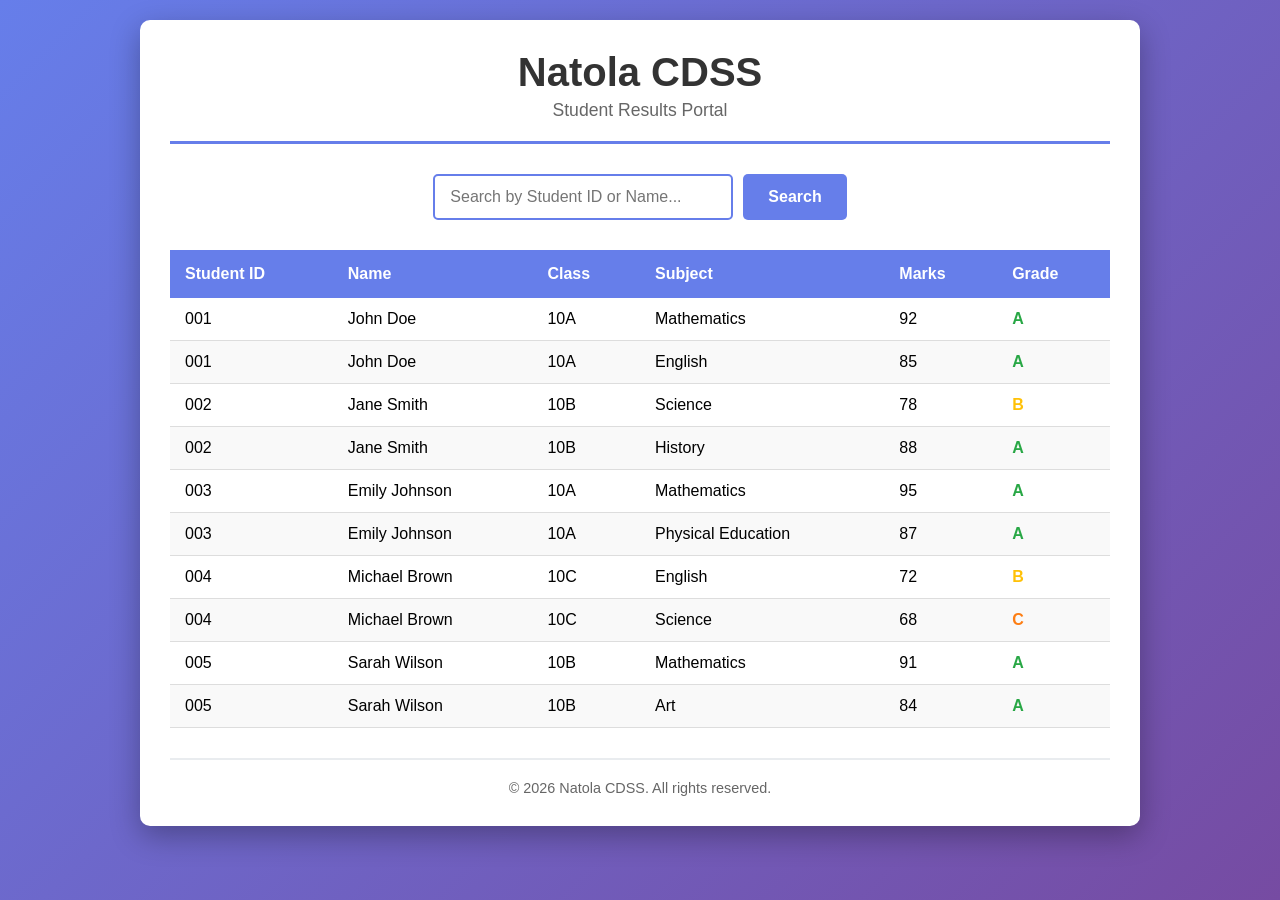
<file: index.html>
<!DOCTYPE html>
<html lang="en">
<head>
    <meta charset="UTF-8">
    <meta name="viewport" content="width=device-width, initial-scale=1.0">
    <title>Student Results - Natola CDSS</title>
    <style>
        * {
            margin: 0;
            padding: 0;
            box-sizing: border-box;
        }
        
        body {
            font-family: 'Arial', sans-serif;
            background: linear-gradient(135deg, #667eea 0%, #764ba2 100%);
            min-height: 100vh;
            padding: 20px;
        }
        
        .container {
            max-width: 1000px;
            margin: 0 auto;
            background: white;
            padding: 30px;
            border-radius: 10px;
            box-shadow: 0 10px 30px rgba(0, 0, 0, 0.3);
        }
        
        .header {
            text-align: center;
            margin-bottom: 30px;
            border-bottom: 3px solid #667eea;
            padding-bottom: 20px;
        }
        
        .header h1 {
            color: #333;
            font-size: 2.5em;
            margin-bottom: 5px;
        }
        
        .header p {
            color: #666;
            font-size: 1.1em;
        }
        
        .search-section {
            margin-bottom: 30px;
            display: flex;
            gap: 10px;
            justify-content: center;
        }
        
        .search-section input {
            width: 300px;
            padding: 12px 15px;
            border: 2px solid #667eea;
            border-radius: 5px;
            font-size: 1em;
        }
        
        .search-section button {
            padding: 12px 25px;
            background-color: #667eea;
            color: white;
            border: none;
            border-radius: 5px;
            cursor: pointer;
            font-size: 1em;
            font-weight: bold;
            transition: background-color 0.3s;
        }
        
        .search-section button:hover {
            background-color: #764ba2;
        }
        
        .results-table {
            width: 100%;
            border-collapse: collapse;
            margin-top: 20px;
        }
        
        .results-table th {
            background-color: #667eea;
            color: white;
            padding: 15px;
            text-align: left;
            font-weight: bold;
        }
        
        .results-table td {
            padding: 12px 15px;
            border-bottom: 1px solid #ddd;
        }
        
        .results-table tr:hover {
            background-color: #f5f5f5;
        }
        
        .results-table tr:nth-child(even) {
            background-color: #f9f9f9;
        }
        
        .grade-a { color: #28a745; font-weight: bold; }
        .grade-b { color: #ffc107; font-weight: bold; }
        .grade-c { color: #fd7e14; font-weight: bold; }
        .grade-d { color: #dc3545; font-weight: bold; }
        
        .footer {
            text-align: center;
            margin-top: 30px;
            padding-top: 20px;
            border-top: 2px solid #e9ecef;
            color: #666;
            font-size: 0.9em;
        }
        
        .no-results {
            text-align: center;
            padding: 20px;
            color: #999;
            font-size: 1.1em;
        }
    </style>
</head>
<body>
    <div class="container">
        <div class="header">
            <h1>Natola CDSS</h1>
            <p>Student Results Portal</p>
        </div>
        
        <div class="search-section">
            <input type="text" id="searchInput" placeholder="Search by Student ID or Name..." onkeyup="searchFunction()">
            <button onclick="searchFunction()">Search</button>
        </div>
        
        <table class="results-table" id="resultsTable">
            <thead>
                <tr>
                    <th>Student ID</th>
                    <th>Name</th>
                    <th>Class</th>
                    <th>Subject</th>
                    <th>Marks</th>
                    <th>Grade</th>
                </tr>
            </thead>
            <tbody id="tableBody">
                <tr>
                    <td>001</td>
                    <td>John Doe</td>
                    <td>10A</td>
                    <td>Mathematics</td>
                    <td>92</td>
                    <td><span class="grade-a">A</span></td>
                </tr>
                <tr>
                    <td>001</td>
                    <td>John Doe</td>
                    <td>10A</td>
                    <td>English</td>
                    <td>85</td>
                    <td><span class="grade-a">A</span></td>
                </tr>
                <tr>
                    <td>002</td>
                    <td>Jane Smith</td>
                    <td>10B</td>
                    <td>Science</td>
                    <td>78</td>
                    <td><span class="grade-b">B</span></td>
                </tr>
                <tr>
                    <td>002</td>
                    <td>Jane Smith</td>
                    <td>10B</td>
                    <td>History</td>
                    <td>88</td>
                    <td><span class="grade-a">A</span></td>
                </tr>
                <tr>
                    <td>003</td>
                    <td>Emily Johnson</td>
                    <td>10A</td>
                    <td>Mathematics</td>
                    <td>95</td>
                    <td><span class="grade-a">A</span></td>
                </tr>
                <tr>
                    <td>003</td>
                    <td>Emily Johnson</td>
                    <td>10A</td>
                    <td>Physical Education</td>
                    <td>87</td>
                    <td><span class="grade-a">A</span></td>
                </tr>
                <tr>
                    <td>004</td>
                    <td>Michael Brown</td>
                    <td>10C</td>
                    <td>English</td>
                    <td>72</td>
                    <td><span class="grade-b">B</span></td>
                </tr>
                <tr>
                    <td>004</td>
                    <td>Michael Brown</td>
                    <td>10C</td>
                    <td>Science</td>
                    <td>68</td>
                    <td><span class="grade-c">C</span></td>
                </tr>
                <tr>
                    <td>005</td>
                    <td>Sarah Wilson</td>
                    <td>10B</td>
                    <td>Mathematics</td>
                    <td>91</td>
                    <td><span class="grade-a">A</span></td>
                </tr>
                <tr>
                    <td>005</td>
                    <td>Sarah Wilson</td>
                    <td>10B</td>
                    <td>Art</td>
                    <td>84</td>
                    <td><span class="grade-a">A</span></td>
                </tr>
            </tbody>
        </table>
        
        <div class="footer">
            <p>&copy; 2026 Natola CDSS. All rights reserved.</p>
        </div>
    </div>
    
    <script>
        function searchFunction() {
            var input = document.getElementById('searchInput');
            var filter = input.value.toUpperCase();
            var table = document.getElementById('resultsTable');
            var rows = table.getElementsByTagName('tr');
            var resultCount = 0;
            
            for (var i = 1; i < rows.length; i++) {
                var cells = rows[i].getElementsByTagName('td');
                var match = false;
                
                for (var j = 0; j < cells.length; j++) {
                    if (cells[j]) {
                        var txtValue = cells[j].textContent || cells[j].innerText;
                        if (txtValue.toUpperCase().indexOf(filter) > -1) {
                            match = true;
                            break;
                        }
                    }
                }
                
                if (match || filter === '') {
                    rows[i].style.display = '';
                    resultCount++;
                } else {
                    rows[i].style.display = 'none';
                }
            }
            
            if (resultCount === 0 && filter !== '') {
                console.log('No results found');
            }
        }
    </script>
</body>
</html>
</file>
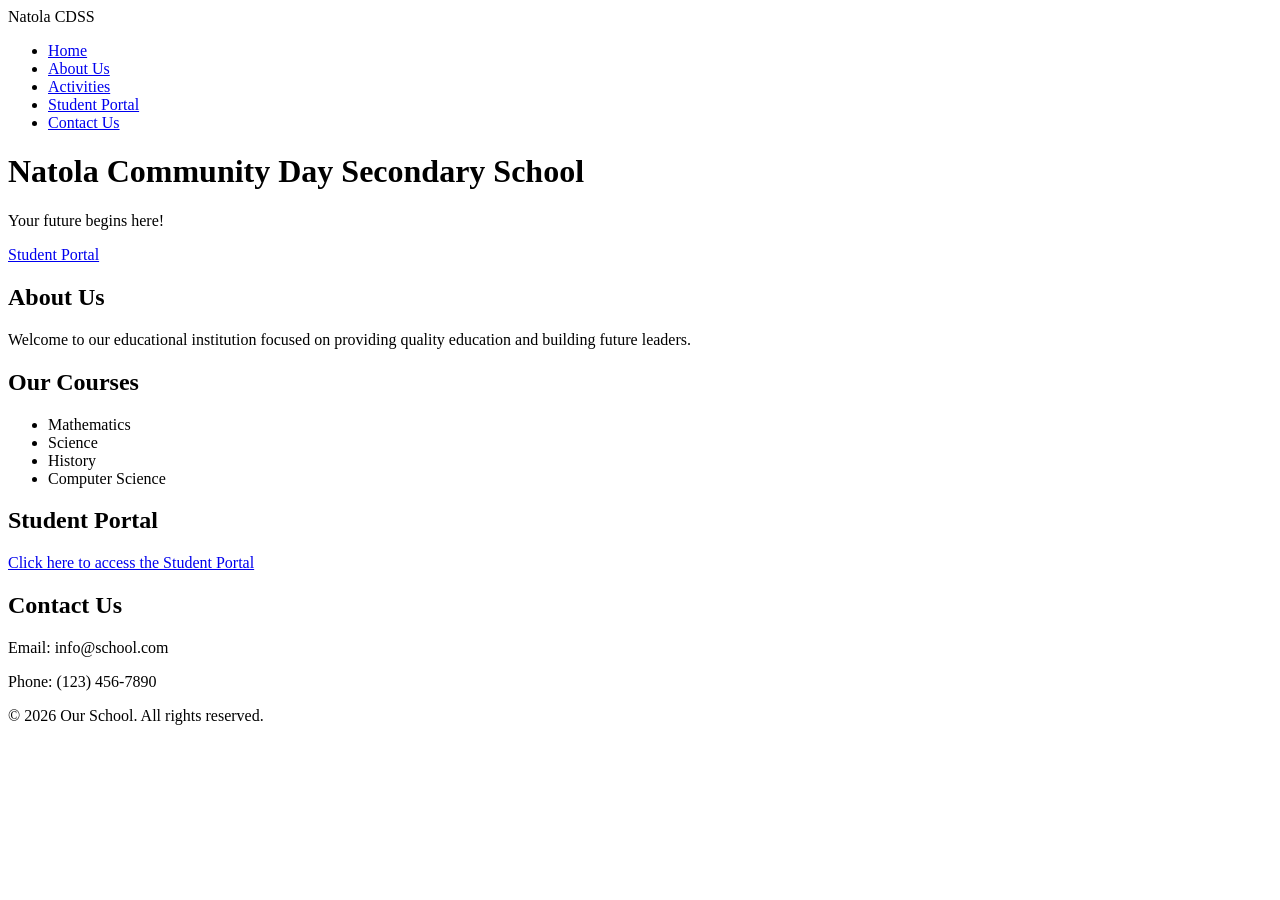
<file: dashboard.html>
<!DOCTYPE html>
<html lang="en">
<head>
    <meta charset="UTF-8">
    <meta name="viewport" content="width=device-width, initial-scale=1.0">
    </title>Natola CDSS</title>
    <link rel="stylesheet" href="dash.css">
</head>
<body>
    <nav>
        <ul>
            <li><a href="#home">Home</a></li>
            <li><a href="#about">About Us</a></li>
            <li><a href="#courses"Activities"</a>Activities</li>
            <li><a href="#portal">Student Portal</a></li>
            <li><a href="#contact">Contact Us</a></li>
        </ul>
    </nav>

    <header class="hero">
        <h1>Natola Community Day Secondary School</h1>
        <p>Your future begins here!</p>
        <a href="#portal" class="btn">Student Portal</a>
    </header>

    <section id="about">
        <h2>About Us</h2>
        <p>Welcome to our educational institution focused on providing quality education and building future leaders.</p>
    </section>

    <section id="courses">
        <h2>Our Courses</h2>
        <ul>
            <li>Mathematics</li>
            <li>Science</li>
            <li>History</li>
            <li>Computer Science</li>
        </ul>
    </section>

    <section id="portal">
        <h2>Student Portal</h2>
        <p><a href="https://portal.school.com">Click here to access the Student Portal</a></p>
    </section>

    <section id="contact">
        <h2>Contact Us</h2>
        <p>Email: info@school.com</p>
        <p>Phone: (123) 456-7890</p>
    </section>

    <footer>
        <p>&copy; 2026 Our School. All rights reserved.</p>
    </footer>
</body>
</html>
</file>
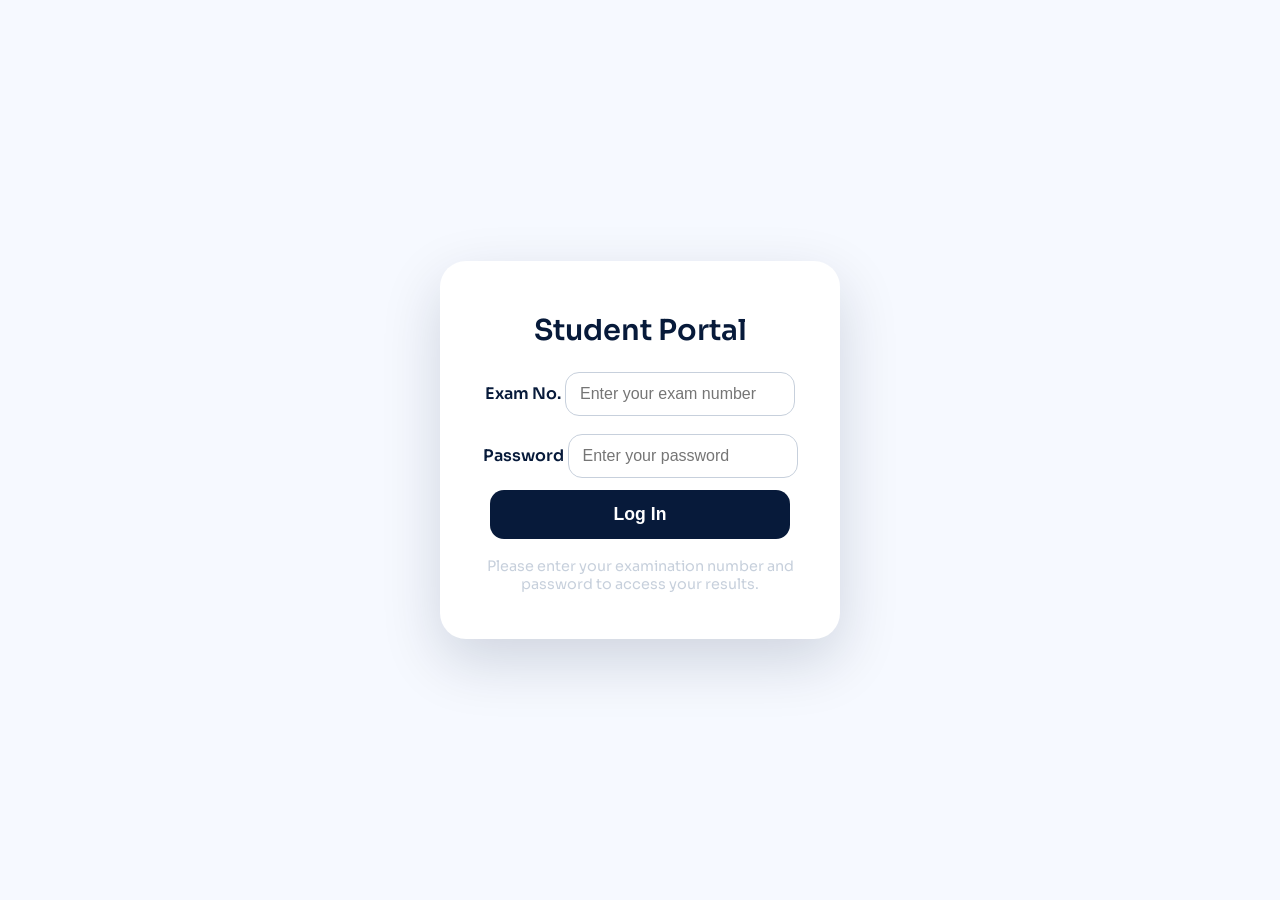
<file: login.html>
<!DOCTYPE html>
<html lang="en">
<head>
  <meta charset="UTF-8" />
  <meta name="viewport" content="width=device-width, initial-scale=1" />
  <title>Natola CDSS Student Login</title>
  <link rel="icon" type="image/png" href="toplogo.png">

  <!-- Google Fonts -->
  <link href="https://fonts.googleapis.com/css2?family=Sora:wght@400;600&display=swap" rel="stylesheet" />

  <style>
    :root {
      --navy: #071a3a;
      --sky: #4db8ff;
      --silver: #c7d0dc;
      --bg: #f6f9ff;
      --ink: #0a1a33;
      --shadow: 0 22px 60px rgba(7, 26, 58, .16);
      --r-lg: 26px;
      --ease: cubic-bezier(.2,.8,.2,1);
    }

    * {
      box-sizing: border-box;
    }

    body {
      margin: 0;
      font-family: "Sora", system-ui, -apple-system, Segoe UI, Roboto, sans-serif;
      background: var(--bg);
      color: var(--ink);
      min-height: 100vh;
      display: flex;
      align-items: center;
      justify-content: center;
      padding: 20px;
    }

    .login-container {
      background: white;
      max-width: 400px;
      width: 100%;
      padding: 32px 28px;
      border-radius: var(--r-lg);
      box-shadow: var(--shadow);
      text-align: center;
    }

    h1 {
      margin-bottom: 24px;
      font-weight: 600;
      color: var(--navy);
      font-size: 1.8rem;
      font-family: "Sora", sans-serif;
    }

    form {
      display: flex;
      flex-direction: column;
      gap: 18px;
    }

    label {
      text-align: left;
      font-weight: 600;
      margin-bottom: 6px;
      color: var(--navy);
      font-size: 1rem;
      user-select: none;
    }

    input[type="text"],
    input[type="password"] {
      padding: 12px 14px;
      border: 1.8px solid var(--silver);
      border-radius: 14px;
      font-size: 1rem;
      outline-offset: 2px;
      transition: border-color 0.3s var(--ease);
    }

    input[type="text"]:focus,
    input[type="password"]:focus {
      border-color: var(--sky);
      box-shadow: 0 0 8px var(--sky);
    }

    button {
    width: 300px;
      margin-top: 12px;
      padding: 14px 0;
      background: var(--navy);
      color: white;
      font-weight: 700;
      font-size: 1.1rem;
      border: none;
      border-radius: 14px;
      cursor: pointer;
      transition: background-color 0.3s var(--ease), transform 0.2s var(--ease);
      user-select: none;
    }

    button:hover {
      background: var(--sky);
      color: var(--navy);
      transform: translateY(-2px);
    }

    button:active {
      transform: translateY(0);
    }

    .footer-text {
      margin-top: 18px;
      font-size: 0.9rem;
      color: var(--silver);
      user-select: none;
    }

    @media (max-width: 440px) {
      .login-container {
        padding: 24px 20px;
      }
    }
  </style>
</head>
<body>
  <main class="login-container" role="main" aria-label="Student login form">
    <h1>Student Portal</h1>
    <form id="loginForm" novalidate>
      <div>
        <label for="examNumber">Exam No.</label>
        <input type="text" id="examNumber" name="examNumber" placeholder="Enter your exam number" required autocomplete="username" aria-required="true" />
      </div>
      <div>
        <label for="password">Password</label>
        <input type="password" id="password" name="password" placeholder="Enter your password" required autocomplete="current-password" aria-required="true" />
      </div>
      
    </form>
    <button class ="submit" onclick = "login()">Log In</button>
    <p class="footer-text" id="tell">Please enter your examination number and password to access your results.</p>
  </main>
<script src="term1_data.js"></script>
  <script>
    function login(){
       var tell = document.getElementById("tell"); 
        var examNo = document.getElementById("examNumber");
        var stPassword = document.getElementById("password");
        var wrongD = true;
        students.forEach(element => {
          if(examNo.value == element["st_no"] && stPassword.value == element["st_key"]){
            window.location.href = "stportal.html?st_no="+element["st_no"];
            wrongD = false;
          }
        });
        if(wrongD == true){
            tell.textContent = "The details entered are incorrect, please cross check your examination number and password then try again";
            tell.style.color = "red";
          }
        
    }
    
  </script>
</body>
</html>
</file>
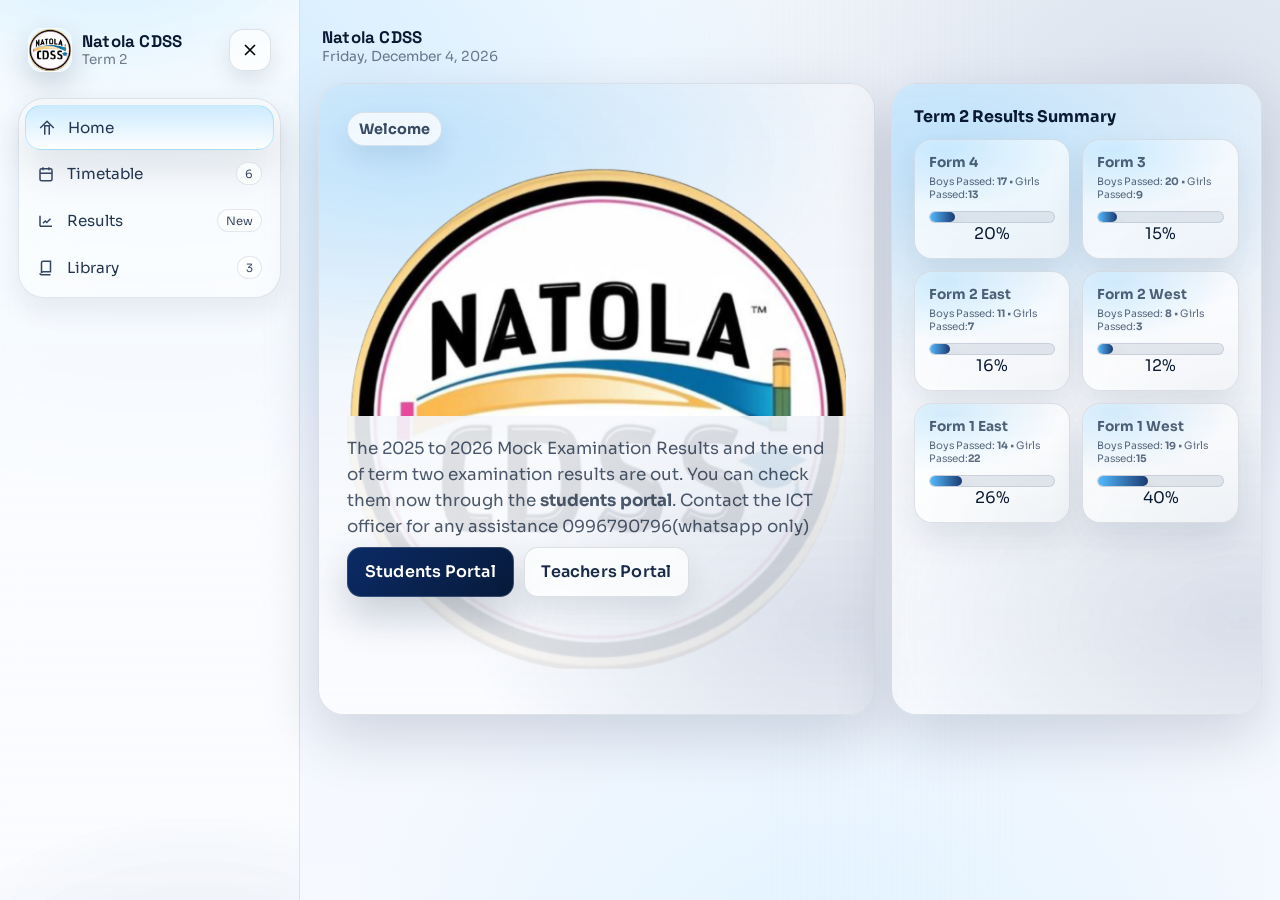
<file: natoladash.html>
<!DOCTYPE html>
<html lang="en">
<head>
  <meta charset="UTF-8" />
  <meta name="viewport" content="width=device-width, initial-scale=1" />
  <meta name="color-scheme" content="light" />
  <title>Natola CDSS</title>
  <link rel="icon" type="image/png" href="toplogo.png">
  <!-- Google Fonts (distinct display + readable body) -->
  <link rel="preconnect" href="https://fonts.googleapis.com">
  <link rel="preconnect" href="https://fonts.gstatic.com" crossorigin>
  <link href="https://fonts.googleapis.com/css2?family=Sora:wght@300;400;500;600;700&family=Space+Grotesk:wght@400;500;600;700&display=swap" rel="stylesheet">

  <style>
    :root{
      /* Theme: silver + skyblue + dark blue */
      --bg: #f6f9ff;
      --surface: rgba(255,255,255,.78);
      --surface-2: rgba(255,255,255,.58);
      --stroke: rgba(17, 38, 74, .12);

      --ink: #0a1a33;
      --muted: rgba(10, 26, 51, .72);
      --subtle: rgba(10, 26, 51, .56);

      --navy: #071a3a;
      --navy-2: #0b2b66;
      --sky: #4db8ff;
      --sky-2: #9fe0ff;
      --silver: #c7d0dc;
      --silver-2: #e7edf6;

      --good: #1aa37a;
      --warn: #ffb020;
      --bad: #ff4d6d;

      --shadow: 0 22px 60px rgba(7, 26, 58, .16);
      --shadow-soft: 0 10px 30px rgba(7, 26, 58, .10);

      --r-sm: 14px;
      --r-md: 18px;
      --r-lg: 26px;

      --max: 1200px;

      --h1: clamp(1.65rem, 1.1rem + 2.2vw, 2.8rem);
      --h2: clamp(1.2rem, .9rem + 1.2vw, 1.6rem);
      --h3: clamp(1.05rem, .9rem + .6vw, 1.2rem);
      --p: clamp(.95rem, .9rem + .2vw, 1.05rem);

      --ease: cubic-bezier(.2,.8,.2,1);
    }

    *{ box-sizing: border-box; }
    html,body{ height: 100%; }
    body{
      margin:0;
      font-family: "Sora", system-ui, -apple-system, Segoe UI, Roboto, sans-serif;
      color: var(--ink);
      background:
        radial-gradient(1200px 800px at 12% 8%, rgba(77,184,255,.22), transparent 55%),
        radial-gradient(900px 700px at 92% 10%, rgba(11,43,102,.12), transparent 60%),
        radial-gradient(900px 700px at 65% 110%, rgba(159,224,255,.25), transparent 55%),
        linear-gradient(180deg, #f7fbff 0%, #f3f7ff 40%, #f6f9ff 100%);
      overflow-x: hidden;
    }

    /* Subtle brushed-silver texture */
    body:before{
      content:"";
      position: fixed;
      inset: 0;
      pointer-events:none;
      opacity: .32;
      background:
        repeating-linear-gradient(
          90deg,
          rgba(199,208,220,.00) 0px,
          rgba(199,208,220,.08) 2px,
          rgba(199,208,220,.00) 6px
        );
      mix-blend-mode: multiply;
    }

    a{ color: inherit; text-decoration: none; }
    button, input, select, textarea { font: inherit; }
    ::selection{ background: rgba(77,184,255,.28); }

    /* Skip link */
    .skip{
      position:absolute; left:-999px; top: 10px;
      background: #fff; color: #000;
      padding: .6rem .8rem;
      border-radius: 10px;
      z-index: 9999;
      box-shadow: var(--shadow-soft);
    }
    .skip:focus{ left: 10px; }

    /* App layout */
    .app{
      min-height: 100vh;
      display: grid;
      grid-template-columns: 300px 1fr;
      gap: 0;
    }

    /* Sidebar */
    .sidebar{
      position: sticky;
      top: 0;
      height: 100vh;
      padding: 18px;
      background:
        linear-gradient(180deg, rgba(255,255,255,.72), rgba(255,255,255,.52));
      border-right: 1px solid var(--stroke);
      backdrop-filter: blur(14px);
      -webkit-backdrop-filter: blur(14px);
      overflow: hidden;
    }
    .sidebar:after{
      content:"";
      position:absolute;
      inset:-30%;
      background:
        radial-gradient(500px 360px at 40% 10%, rgba(77,184,255,.28), transparent 60%),
        radial-gradient(480px 340px at 60% 90%, rgba(11,43,102,.10), transparent 65%);
      filter: saturate(1.1);
      pointer-events:none;
      opacity:.9;
    }
    .sidebar > *{ position: relative; z-index: 1; }

    .brand{
      display:flex;
      align-items:center;
      justify-content: space-between;
      gap: 10px;
      padding: 10px 10px 16px;
    }
    .brandMark{
      display:flex; align-items:center; gap: 10px;
      min-width: 0;
    }
    .logo{
      width: 44px; height: 44px;
      border-radius: 14px;
      background-image: url("toplogo.png");
      background-size: contain;
      background-repeat: no-repeat;
      box-shadow: 0 12px 30px rgba(7,26,58,.18);
      border: 1px solid rgba(255,255,255,.55);
      position: relative;
      overflow:hidden;
    }
    .logo:before{
      content:"";
      position:absolute; inset:-2px;
      background: linear-gradient(120deg, rgba(255,255,255,.55), rgba(255,255,255,0) 55%);
      transform: translateX(-40%);
      opacity: .75;
    }
    .brand h1{
      font-family: "Space Grotesk", "Sora", sans-serif;
      font-size: 1.05rem;
      letter-spacing: .2px;
      margin: 0;
      line-height: 1.15;
      white-space: nowrap;
      overflow:hidden;
      text-overflow: ellipsis;
    }
    .brand p{
      margin: 0;
      font-size: .84rem;
      color: var(--subtle);
      white-space: nowrap;
      overflow:hidden;
      text-overflow: ellipsis;
    }

    .iconBtn{
      width: 42px; height: 42px;
      border-radius: 14px;
      border: 1px solid rgba(7,26,58,.12);
      background: rgba(255,255,255,.65);
      box-shadow: 0 10px 22px rgba(7,26,58,.10);
      display:grid; place-items:center;
      cursor:pointer;
      transition: transform .2s var(--ease), background .2s var(--ease);
    }
    .iconBtn:hover{ transform: translateY(-1px); background: rgba(255,255,255,.82); }
    .iconBtn:active{ transform: translateY(0px) scale(.98); }
    .iconBtn svg{ width: 20px; height: 20px; }

    .quickProfile{
      margin: 10px 8px 14px;
      padding: 14px 14px;
      border-radius: var(--r-lg);
      background: linear-gradient(180deg, rgba(255,255,255,.80), rgba(255,255,255,.55));
      border: 1px solid rgba(7,26,58,.10);
      box-shadow: 0 18px 40px rgba(7,26,58,.12);
      overflow: hidden;
      position: relative;
    }
    .quickProfile:before{
      content:"";
      position:absolute;
      inset:-2px;
      background:
        radial-gradient(240px 120px at 10% 0%, rgba(77,184,255,.35), transparent 60%),
        radial-gradient(260px 160px at 120% 100%, rgba(11,43,102,.14), transparent 60%);
      pointer-events:none;
    }
    .quickProfile > *{ position: relative; z-index: 1; }
    .person{
      display:flex; align-items:center; gap: 12px;
    }
    .avatar{
      width: 44px; height: 44px;
      border-radius: 16px;
      background:
        radial-gradient(18px 18px at 35% 30%, rgba(255,255,255,.85), rgba(255,255,255,0) 60%),
        linear-gradient(135deg, rgba(77,184,255,.95), rgba(11,43,102,.92));
      border: 1px solid rgba(255,255,255,.7);
      box-shadow: 0 14px 26px rgba(7,26,58,.18);
      position: relative;
      overflow:hidden;
    }
    .avatar:after{
      content:"";
      position:absolute;
      inset: 10px 10px auto auto;
      width: 10px; height: 10px;
      border-radius: 50%;
      background: #2be6a6;
      box-shadow: 0 0 0 4px rgba(43,230,166,.18);
    }
    .person .meta{ min-width:0; }
    .person .meta strong{
      display:block;
      font-size: .98rem;
      letter-spacing: .1px;
    }
    .person .meta span{
      display:block;
      color: var(--subtle);
      font-size: .84rem;
      overflow:hidden; text-overflow: ellipsis; white-space: nowrap;
    }

    .chips{
      display:flex;
      gap: 8px;
      flex-wrap: wrap;
      margin-top: 12px;
    }
    .chip{
      padding: .42rem .55rem;
      border-radius: 999px;
      font-size: .78rem;
      color: rgba(7,26,58,.88);
      background: rgba(247,251,255,.75);
      border: 1px solid rgba(7,26,58,.10);
      display:flex; align-items:center; gap: 8px;
    }
    .dot{
      width: 8px; height: 8px; border-radius: 50%;
      background: var(--sky);
      box-shadow: 0 0 0 4px rgba(77,184,255,.18);
    }
    .dot.silver{ background: var(--silver); box-shadow: 0 0 0 4px rgba(199,208,220,.22); }
    .dot.navy{ background: var(--navy-2); box-shadow: 0 0 0 4px rgba(11,43,102,.16); }

    .nav{
      margin-top: 10px;
      padding: 6px;
      border-radius: var(--r-lg);
      background: rgba(255,255,255,.45);
      border: 1px solid rgba(7,26,58,.10);
      box-shadow: 0 12px 26px rgba(7,26,58,.08);
    }
    .nav a{
      display:flex;
      align-items:center;
      justify-content: space-between;
      gap: 12px;
      padding: 12px 12px;
      border-radius: 16px;
      color: rgba(7,26,58,.88);
      transition: transform .2s var(--ease), background .2s var(--ease), box-shadow .2s var(--ease);
      outline: none;
      position: relative;
    }
    .nav a .left{
      display:flex; align-items:center; gap: 12px;
      min-width: 0;
    }
    .nav a .label{
      font-size: .95rem;
      white-space: nowrap;
      overflow:hidden;
      text-overflow: ellipsis;
    }
    .nav a svg{ width: 18px; height: 18px; opacity: .92; }
    .nav a:hover{
      background: rgba(255,255,255,.72);
      transform: translateY(-1px);
      box-shadow: 0 12px 26px rgba(7,26,58,.10);
    }
    .nav a[aria-current="page"]{
      background: linear-gradient(180deg, rgba(77,184,255,.25), rgba(255,255,255,.70));
      border: 1px solid rgba(77,184,255,.30);
      box-shadow: 0 18px 40px rgba(7,26,58,.12);
    }
    .badge{
      font-size: .72rem;
      padding: .22rem .5rem;
      border-radius: 999px;
      border: 1px solid rgba(7,26,58,.10);
      background: rgba(255,255,255,.70);
      color: rgba(7,26,58,.80);
    }

    .sidebarFooter{
      margin-top: 14px;
      padding: 12px 12px;
      border-radius: var(--r-lg);
      border: 1px solid rgba(7,26,58,.10);
      background: rgba(255,255,255,.52);
      display:flex;
      align-items:center;
      justify-content: space-between;
      gap: 10px;
    }
    .tiny{
      font-size: .82rem;
      color: var(--subtle);
      line-height: 1.3;
    }

    /* Main */
    .main{
      padding: 18px 18px 40px;
    }

    /* Top bar */
    .topbar{
      max-width: var(--max);
      margin: 0 auto;
      display:flex;
      align-items:center;
      justify-content: space-between;
      gap: 12px;
      padding: 8px 4px 18px;
    }
    .topbarLeft{
      display:flex; align-items: center; gap: 12px;
      min-width: 0;
    }
    .mobileMenuBtn{ display:none; }
    .crumbs{
      display:flex; flex-direction: column;
      min-width: 0;
    }
    .crumbs strong{
      font-family: "Space Grotesk", "Sora", sans-serif;
      font-size: 1.05rem;
      letter-spacing: .2px;
      white-space: nowrap;
      overflow:hidden;
      text-overflow: ellipsis;
    }
    .crumbs span{
      font-size: .86rem;
      color: var(--subtle);
      white-space: nowrap;
      overflow:hidden;
      text-overflow: ellipsis;
    }

    .topbarRight{
      display:flex; align-items:center; gap: 10px;
    }

    .search{
      width: min(520px, 56vw);
      border-radius: 999px;
      border: 1px solid rgba(7,26,58,.12);
      background: rgba(255,255,255,.72);
      box-shadow: 0 18px 40px rgba(7,26,58,.10);
      backdrop-filter: blur(12px);
      -webkit-backdrop-filter: blur(12px);
      display:flex;
      align-items:center;
      gap: 10px;
      padding: 10px 12px;
      transition: box-shadow .2s var(--ease), transform .2s var(--ease);
    }
    .search:focus-within{
      box-shadow: 0 24px 60px rgba(7,26,58,.14);
      transform: translateY(-1px);
    }
    .search svg{ width: 18px; height: 18px; opacity: .72; }
    .search input{
      border: none;
      outline: none;
      background: transparent;
      width: 100%;
      color: var(--ink);
      font-size: .95rem;
    }
    .kbd{
      font-size: .75rem;
      color: rgba(7,26,58,.62);
      border: 1px solid rgba(7,26,58,.16);
      padding: .2rem .45rem;
      border-radius: 8px;
      background: rgba(255,255,255,.62);
    }

    /* Hero / overview */
    .wrap{
      max-width: var(--max);
      margin: 0 auto;
    }

    .hero{
      display:grid;
      grid-template-columns: 1.35fr .9fr;
      gap: 16px;
      align-items: stretch;
      
    }

    .heroPanel{
      border-radius: clamp(18px, 2vw, 28px);
      border: 1px solid rgba(7,26,58,.12);
      background: linear-gradient(180deg, rgba(255,255,255,.78), rgba(255,255,255,.58));
      box-shadow: var(--shadow);
      overflow:hidden;
      position: relative;
    }
.nato{
    background-image: url("logo.png");
    background-repeat: no-repeat;
    background-size:contain;
    background-position:bottom;
    height:30vh;
    width:1.35fr;
    
}
.notice{
   background-image: url("log.png");
    background-repeat: no-repeat;
    background-size:contain;
    background-position:top;
    height: 30vh;
   padding-top: 10px;
  
}
    .heroPanel:before{
      content:"";
      position:absolute;
      inset:-1px;
      background:
        radial-gradient(800px 420px at 15% 10%, rgba(77,184,255,.30), transparent 55%),
        radial-gradient(640px 420px at 95% 85%, rgba(11,43,102,.14), transparent 60%),
        linear-gradient(180deg, rgba(231,237,246,.55), rgba(255,255,255,0));
      pointer-events:none;
    }

    .heroPanel > *{ position: relative; z-index: 1; }

    .heroMain{
      padding: clamp(18px, 2.4vw, 28px);
      display:flex;
      flex-direction: column;
      min-height: 280px;
    }

    .heroMain .kicker{
      display:flex; gap: 10px; align-items:center; flex-wrap: wrap;
      color: rgba(7,26,58,.78);
      font-size: .9rem;
    }
    .pill{
      display:inline-flex; align-items:center; gap: 10px;
      padding: .45rem .7rem;
      border-radius: 999px;
      background: rgba(255,255,255,.74);
      border: 1px solid rgba(7,26,58,.10);
      box-shadow: 0 12px 24px rgba(7,26,58,.08);
    }
    .spark{
      width: 10px; height: 10px; border-radius: 50%;
      background: var(--sky);
      box-shadow: 0 0 0 4px rgba(77,184,255,.18);
    }

    .heroMain h2{
      font-family: "Space Grotesk", "Sora", sans-serif;
      font-size: var(--h1);
      letter-spacing: -0.6px;
      line-height: 1.05;
      margin: 0;
    }
    .heroMain p{
      margin: 0;
      font-size: var(--p);
      color: var(--muted);
      max-width: 60ch;
      line-height: 1.55;
    }

    .heroActions{
      display:flex;
      gap: 10px;
      flex-wrap: wrap;
      margin-top: 6px;
      height: fit-content;
    }

    .btn{
      border: 0;
      cursor: pointer;
      border-radius: 14px;
      padding: .85rem 1.05rem;
      font-weight: 600;
      letter-spacing: .2px;
      display:inline-flex; align-items:center; gap: 10px;
      transition: transform .2s var(--ease), box-shadow .2s var(--ease), background .2s var(--ease);
      user-select:none;
    }
    .btn svg{ width: 18px; height: 18px; }
    .btnPrimary{
      color: #fff;
      background: linear-gradient(135deg, var(--navy-2), var(--navy));
      box-shadow: 0 18px 40px rgba(7,26,58,.22);
      border: 1px solid rgba(255,255,255,.18);
    }
    .btnPrimary:hover{ transform: translateY(-1px); box-shadow: 0 26px 60px rgba(7,26,58,.25); }
    .btnPrimary:active{ transform: translateY(0px) scale(.99); }

    .btnGhost{
      color: rgba(7,26,58,.92);
      background: rgba(255,255,255,.70);
      border: 1px solid rgba(7,26,58,.12);
      box-shadow: 0 14px 30px rgba(7,26,58,.10);
    }
    .btnGhost:hover{ transform: translateY(-1px); background: rgba(255,255,255,.84); }
    .btnGhost:active{ transform: translateY(0px) scale(.99); }

    .heroAside{
      padding: clamp(16px, 2.1vw, 22px);
      display:flex;
      flex-direction: column;
      gap: 12px;
    }

    .metricRow{
      display:grid;
      grid-template-columns: repeat(2, minmax(0,1fr));
      gap: 12px;
    }

    .metric{
      border-radius: 18px;
      border: 1px solid rgba(7,26,58,.12);
      background: rgba(255,255,255,.66);
      box-shadow: 0 16px 34px rgba(7,26,58,.10);
      padding: 14px 14px;
      position: relative;
      overflow:hidden;
      min-height: 92px;
    }
    .metric:before{
      content:"";
      position:absolute; inset:-2px;
      background:
        radial-gradient(180px 90px at 20% 10%, rgba(77,184,255,.22), transparent 65%),
        radial-gradient(200px 120px at 90% 100%, rgba(199,208,220,.18), transparent 70%);
      pointer-events:none;
    }
    .metric > *{ position:relative; z-index: 1; }
    .metric .top{
      display:flex; align-items:center; justify-content: space-between; gap: 10px;
    }
    .metric .name{
      font-size: .86rem;
      color: rgba(7,26,58,.68);
    }
    .metric .value{
      font-family: "Space Grotesk", "Sora", sans-serif;
      font-size: 1.35rem;
      letter-spacing: -0.4px;
      margin-top: 6px;
    }
    .trend{
      font-size: .76rem;
      padding: .22rem .5rem;
      border-radius: 999px;
      border: 1px solid rgba(7,26,58,.10);
      background: rgba(255,255,255,.70);
      color: rgba(7,26,58,.76);
      display:inline-flex; align-items:center; gap: 6px;
      white-space: nowrap;
    }
    .trend.good{ color: rgba(26,163,122,.95); border-color: rgba(26,163,122,.22); background: rgba(26,163,122,.08); }
    .trend.warn{ color: rgba(255,176,32,.95); border-color: rgba(255,176,32,.25); background: rgba(255,176,32,.10); }

    .miniCalendar{
      border-radius: 22px;
      border: 1px solid rgba(7,26,58,.12);
      background: rgba(255,255,255,.66);
      box-shadow: 0 18px 40px rgba(7,26,58,.10);
      overflow:hidden;
    }
    .miniCalendar header{
      padding: 14px 14px 10px;
      display:flex; align-items:center; justify-content: space-between;
      gap: 10px;
    }
    .miniCalendar header strong{
      font-family: "Space Grotesk", "Sora", sans-serif;
      letter-spacing: .2px;
    }
    .miniCalendar .grid{
      display:grid;
      grid-template-columns: repeat(7, 1fr);
      gap: 8px;
      padding: 10px 14px 14px;
    }
    .dow{
      font-size: .72rem;
      color: rgba(7,26,58,.60);
      text-align:center;
      padding-bottom: 4px;
    }
    .day{
      aspect-ratio: 1/1;
      display:grid; place-items:center;
      border-radius: 12px;
      border: 1px solid rgba(7,26,58,.10);
      background: rgba(255,255,255,.62);
      color: rgba(7,26,58,.82);
      font-size: .78rem;
    }
    .day.isToday{
      background: linear-gradient(135deg, rgba(77,184,255,.25), rgba(255,255,255,.72));
      border-color: rgba(77,184,255,.35);
      box-shadow: 0 16px 34px rgba(7,26,58,.12);
      font-weight: 700;
    }
    .day.hasEvent{
      position: relative;
      overflow:hidden;
    }
    .day.hasEvent:after{
      content:"";
      width: 6px; height: 6px;
      border-radius: 50%;
      background: var(--navy-2);
      position:absolute;
      bottom: 7px;
      left: 50%;
      transform: translateX(-50%);
      opacity: .9;
    }

    /* Sections below */
    .grid2{
      margin-top: 16px;
      display:grid;
      grid-template-columns: 1.2fr .8fr;
      gap: 16px;
      align-items: start;
    }

    .section{
      border-radius: clamp(18px, 1.8vw, 26px);
      border: 1px solid rgba(7,26,58,.12);
      background: linear-gradient(180deg, rgba(255,255,255,.78), rgba(255,255,255,.56));
      box-shadow: var(--shadow-soft);
      overflow:hidden;
      position: relative;
    }
    .section:before{
      content:"";
      position:absolute; inset:-2px;
      background:
        radial-gradient(520px 220px at 10% 0%, rgba(77,184,255,.18), transparent 60%),
        radial-gradient(520px 260px at 110% 110%, rgba(199,208,220,.18), transparent 60%);
      pointer-events:none;
    }
    .section > *{ position: relative; z-index: 1; }

    .sectionHead{
      padding: 16px 18px 10px;
      display:flex;
      align-items: flex-end;
      justify-content: space-between;
      gap: 10px;
    }
    .sectionHead h3{
      font-family: "Space Grotesk", "Sora", sans-serif;
      font-size: var(--h2);
      margin: 0;
      letter-spacing: -0.3px;
    }
    .sectionHead p{
      margin: 6px 0 0;
      color: var(--subtle);
      font-size: .9rem;
      line-height: 1.45;
    }
    .sectionHead .right{
      display:flex;
      align-items:center;
      gap: 8px;
      flex-wrap: wrap;
      justify-content: flex-end;
    }

    .segmented{
      display:inline-flex;
      background: rgba(255,255,255,.66);
      border: 1px solid rgba(7,26,58,.12);
      border-radius: 999px;
      padding: 4px;
      box-shadow: 0 12px 26px rgba(7,26,58,.08);
    }
    .segmented button{
      border:0;
      background: transparent;
      padding: .5rem .7rem;
      border-radius: 999px;
      cursor:pointer;
      color: rgba(7,26,58,.78);
      font-weight: 600;
      font-size: .82rem;
      transition: background .2s var(--ease), color .2s var(--ease), transform .2s var(--ease);
    }
    .segmented button[aria-pressed="true"]{
      background: linear-gradient(135deg, rgba(11,43,102,.96), rgba(7,26,58,.96));
      color: #fff;
      transform: translateY(-1px);
    }

    /* Schedule (no cards; list rows) */
    .schedule{
      padding: 6px 10px 16px;
    }
    .scheduleItem{
      display:grid;
      grid-template-columns: 56px 1fr auto;
      gap: 12px;
      align-items:center;
      padding: 12px 10px;
      border-radius: 18px;
      border: 1px solid rgba(7,26,58,.10);
      background: rgba(255,255,255,.62);
      margin: 10px 8px 0;
      box-shadow: 0 14px 30px rgba(7,26,58,.08);
      transition: transform .2s var(--ease), background .2s var(--ease), box-shadow .2s var(--ease);
    }
    .scheduleItem:hover{
      transform: translateY(-1px);
      background: rgba(255,255,255,.80);
      box-shadow: 0 22px 44px rgba(7,26,58,.10);
    }
    .timeBox{
      border-radius: 16px;
      border: 1px solid rgba(7,26,58,.10);
      background:
        linear-gradient(180deg, rgba(255,255,255,.75), rgba(255,255,255,.55));
      padding: 10px 10px;
      text-align:center;
      box-shadow: 0 12px 26px rgba(7,26,58,.08);
    }
    .timeBox strong{
      font-family: "Space Grotesk", "Sora", sans-serif;
      display:block;
      letter-spacing: -0.3px;
    }
    .timeBox span{
      font-size: .72rem;
      color: rgba(7,26,58,.62);
    }
    .classMeta{
      min-width: 0;
    }
    .classMeta .title{
      font-weight: 700;
      letter-spacing: .1px;
      overflow:hidden; text-overflow: ellipsis; white-space: nowrap;
    }
    .classMeta .sub{
      margin-top: 4px;
      font-size: .88rem;
      color: rgba(7,26,58,.66);
      overflow:hidden; text-overflow: ellipsis; white-space: nowrap;
    }
    .tag{
      font-size: .76rem;
      padding: .32rem .55rem;
      border-radius: 999px;
      border: 1px solid rgba(7,26,58,.12);
      background: rgba(247,251,255,.75);
      color: rgba(7,26,58,.78);
      display:inline-flex; align-items:center; gap: 8px;
      white-space: nowrap;
    }
    .tag .bar{
      width: 10px; height: 10px; border-radius: 3px;
      background: var(--sky);
      box-shadow: 0 0 0 4px rgba(77,184,255,.18);
    }
    .tag.navy .bar{ background: var(--navy-2); box-shadow: 0 0 0 4px rgba(11,43,102,.16); }
    .tag.silver .bar{ background: var(--silver); box-shadow: 0 0 0 4px rgba(199,208,220,.22); }

    /* Announcements */
    .ann{
      padding: 6px 16px 16px;
    }
    .ann article{
      padding: 14px 12px;
      border-radius: 18px;
      border: 1px solid rgba(7,26,58,.10);
      background: rgba(255,255,255,.62);
      box-shadow: 0 14px 30px rgba(7,26,58,.08);
      margin-top: 10px;
      transition: transform .2s var(--ease), background .2s var(--ease);
    }
    .ann article:hover{
      transform: translateY(-1px);
      background: rgba(255,255,255,.80);
    }
    .ann h4{
      margin: 0;
      font-family: "Space Grotesk", "Sora", sans-serif;
      font-size: 1.05rem;
      letter-spacing: -0.2px;
    }
    .ann .meta{
      margin-top: 6px;
      display:flex; gap: 10px; flex-wrap: wrap;
      color: rgba(7,26,58,.64);
      font-size: .82rem;
      align-items:center;
    }
    .ann .meta .sep{ opacity: .5; }
    .ann p{
      margin: 10px 0 0;
      color: rgba(7,26,58,.74);
      line-height: 1.55;
      font-size: .95rem;
    }

    /* Progress (grades/attendance) */
    .progressWrap{
      padding: 6px 16px 18px;
      display:flex;
      flex-direction: column;
      gap: 12px;
    }
    .progressItem{
      display:grid;
      grid-template-columns: 1fr auto;
      gap: 10px;
      align-items:center;
      padding: 14px 12px;
      border-radius: 18px;
      border: 1px solid rgba(7,26,58,.10);
      background: rgba(255,255,255,.62);
      box-shadow: 0 14px 30px rgba(7,26,58,.08);
    }
    .progressItem .name{
      font-weight: 700;
      letter-spacing: .1px;
    }
    .progressItem .small{
      margin-top: 4px;
      font-size: .84rem;
      color: rgba(7,26,58,.64);
    }
    .genda_data{
      margin-top: 4px;
      font-size: .64rem;
      color: rgba(7,26,58,.64);
    }
    .percent{
      text-align: center;
    }
    .barTrack{
      margin-top: 10px;
      height: 12px;
      border-radius: 999px;
      background: rgba(199,208,220,.48);
      border: 1px solid rgba(7,26,58,.10);
      overflow:hidden;
      position: relative;
    }
    .barFill{
      height: 100%;
      width: 60%;
      border-radius: 999px;
      background: linear-gradient(90deg, rgba(77,184,255,.96), rgba(11,43,102,.92));
      box-shadow: 0 12px 20px rgba(7,26,58,.18);
    }
    .score{
      font-family: "Space Grotesk", "Sora", sans-serif;
      font-weight: 700;
      letter-spacing: -0.2px;
      color: rgba(7,26,58,.92);
      padding: .45rem .6rem;
      border-radius: 14px;
      border: 1px solid rgba(7,26,58,.10);
      background: rgba(255,255,255,.70);
      white-space: nowrap;
    }

    /* Footer */
    footer{
      max-width: var(--max);
      margin: 18px auto 0;
      padding: 16px 6px 0;
      color: rgba(7,26,58,.62);
      font-size: .86rem;
      display:flex;
      align-items: center;
      justify-content: space-between;
      gap: 12px;
      flex-wrap: wrap;
    }
    footer .links{
      display:flex; gap: 10px; flex-wrap: wrap;
    }
    footer a{
      border-bottom: 1px solid rgba(7,26,58,.18);
    }
    footer a:hover{ border-bottom-color: rgba(77,184,255,.75); }

    /* Motion: stagger reveal */
    .reveal{
      opacity: 0;
      transform: translateY(14px);
      animation: rise .8s var(--ease) forwards;
    }
    .d1{ animation-delay: .05s; }
    .d2{ animation-delay: .12s; }
    .d3{ animation-delay: .18s; }
    .d4{ animation-delay: .24s; }
    .d5{ animation-delay: .30s; }
    .d6{ animation-delay: .36s; }
    @keyframes rise{
      to{ opacity:1; transform: translateY(0); }
    }

    /* Scroll reveal (IntersectionObserver adds .in) */
    .io{
      opacity: 0;
      transform: translateY(16px);
      transition: opacity .7s var(--ease), transform .7s var(--ease);
    }
    .io.in{
      opacity: 1;
      transform: translateY(0);
    }

    /* Mobile / responsive */
    @media (max-width: 1020px){
      .app{ grid-template-columns: 280px 1fr; }
      .search{ width: min(440px, 50vw); }
    }

    @media (max-width: 900px){
    
      .app{ grid-template-columns: 1fr; }
      .sidebar{
        position: fixed;
        inset: 0 auto 0 0;
        width: min(340px, 86vw);
        transform: translateX(-105%);
        transition: transform .35s var(--ease);
        z-index: 50;
        box-shadow: 0 30px 80px rgba(7,26,58,.22);
      }
      .sidebar.open{ transform: translateX(0); }
      .main{ padding: 14px 14px 40px; }
      .mobileMenuBtn{ display:grid; }
      .topbar{ padding: 6px 2px 14px; }
      .search{ width: min(520px, 56vw); }
      .hero{ grid-template-columns: 1fr; }
      .grid2{ grid-template-columns: 1fr; }
    }

    @media (max-width: 520px){
      .search{ width: 56vw; }
      .kbd{ display:none; }
      .metricRow{ grid-template-columns: 1fr 1fr; }
      .scheduleItem{ grid-template-columns: 56px 1fr; grid-template-rows: auto auto; }
      .scheduleItem .tag{ grid-column: 2 / -1; justify-self: start; }
      .heroActions .btn{ width: 100%; justify-content: center; }
      footer{ padding-left: 2px; padding-right: 2px; }
      .heroPanel{height:700px;}
    }

    /* Overlay for sidebar */
    .overlay{
      position: fixed;
      inset: 0;
      background: rgba(7,26,58,.32);
      backdrop-filter: blur(2px);
      -webkit-backdrop-filter: blur(2px);
      opacity: 0;
      pointer-events: none;
      transition: opacity .25s var(--ease);
      z-index: 40;
    }
    .overlay.on{
      opacity: 1;
      pointer-events: auto;
    }

    /* Reduced motion */
    @media (prefers-reduced-motion: reduce){
      .reveal{ animation: none; opacity: 1; transform: none; }
      .io{ opacity: 1; transform: none; transition: none; }
      .sidebar{ transition: none; }
      .overlay{ transition: none; }
      .btn, .iconBtn, .nav a, .scheduleItem, .ann article{ transition: none; }
    }
  </style>
</head>

<body>
  <a class="skip" href="#content">Skip to content</a>

  <div class="overlay" id="overlay" aria-hidden="true"></div>

  <div class="app">
    <!-- Sidebar -->
    <aside class="sidebar" id="sidebar" aria-label="Primary navigation">
      <div class="brand reveal d1">
        <div class="brandMark" aria-label="Aurora Academy">
          <div class="logo" aria-hidden="true"></div>
          <div style="min-width:0">
            <h1>Natola CDSS</h1>
            <p>Term 2</p>
          </div>
        </div>

        <button class="iconBtn" id="closeSidebarBtn" aria-label="Close menu" title="Close">
          <svg viewBox="0 0 24 24" fill="none" stroke="currentColor" stroke-width="2" aria-hidden="true">
            <path d="M18 6L6 18M6 6l12 12"/>
          </svg>
        </button>
      </div>

      <nav class="nav reveal d3">
        <a href="#overview" aria-current="page">
          <span class="left">
            <svg viewBox="0 0 24 24" fill="none" stroke="currentColor" stroke-width="2" aria-hidden="true">
              <path d="M3 12l9-9 9 9"/><path d="M9 21V9h6v12"/>
            </svg>
            <span class="label">Home</span>
          </span>
          
        </a>

        <a href="#timetable">
          <span class="left">
            <svg viewBox="0 0 24 24" fill="none" stroke="currentColor" stroke-width="2" aria-hidden="true">
              <path d="M8 7V3m8 4V3M4 11h16M6 21h12a2 2 0 0 0 2-2V7a2 2 0 0 0-2-2H6a2 2 0 0 0-2 2v12a2 2 0 0 0 2 2z"/>
            </svg>
            <span class="label">Timetable</span>
          </span>
          <span class="badge">6</span>
        </a>

        <a href="#results">
          <span class="left">
            <svg viewBox="0 0 24 24" fill="none" stroke="currentColor" stroke-width="2" aria-hidden="true">
              <path d="M4 19V5"/><path d="M4 19h16"/><path d="M8 15l3-3 2 2 5-5"/>
            </svg>
            <span class="label">Results</span>
          </span>
          <span class="badge">New</span>
        </a>

        <a href="#library">
          <span class="left">
            <svg viewBox="0 0 24 24" fill="none" stroke="currentColor" stroke-width="2" aria-hidden="true">
              <path d="M4 19a2 2 0 0 0 2 2h12"/><path d="M6 17V5a2 2 0 0 1 2-2h10v14H8a2 2 0 0 0-2 2z"/>
            </svg>
            <span class="label">Library</span>
          </span>
          <span class="badge">3</span>
        </a>
      </nav>

    </aside>

    <!-- Main content -->
    <main class="main" id="content">
      <header class="topbar">
        <div class="topbarLeft reveal d1">
          <button class="iconBtn mobileMenuBtn" id="openSidebarBtn" aria-label="Open menu" title="Menu">
            <svg viewBox="0 0 24 24" fill="none" stroke="currentColor" stroke-width="2" aria-hidden="true">
              <path d="M4 6h16M4 12h16M4 18h16"/>
            </svg>
          </button>
          <div class="crumbs">
            <strong>Natola CDSS</strong>
            <span id="dateLine">Loading date…</span>
          </div>
        </div>
      </header>

      <div class="wrap">
        <!-- HERO -->
        <section class="hero" id="overview" aria-label="Dashboard overview">
          <div class="heroPanel heroMain reveal d3" id = "welcome">
            <div class="kicker">
              <span class="pill" id="nextClassPil"><strong>Welcome</strong></span>
            </div>
            <div class = "nato"></div>
            
            <div class = "notice">
              <p style = "margin-top: 10px;">The 2025 to 2026 Mock Examination Results and the end of term two
                examination results are out. You can check them now through the 
                <strong>students portal</strong>. Contact the ICT officer for any assistance 0996790796(whatsapp only)
                </p>
              <div class="heroActions" role="group" aria-label="Primary actions">
              <a href="login.html"><button class="btn btnPrimary" id="quickSubmitBtn">Students Portal</button></a>
              <a href="tlogin.html"><button class="btn btnGhost" id="downloadBtn">Teachers Portal</button></a>
            </div>
            
            </div>

            

            <!-- Decorative inline SVG (no external images) -->
            
          </div>

          <aside class="heroPanel heroAside reveal d4" aria-label="Highlights and calendar">
            <strong>Term 2 Results Summary</strong>
            <div class="metricRow" aria-label="Key metrics">
              <div class="metric">
                  <div>
                    <div class="name"><strong>Form 4</strong></div>
                    <div class="genda_data">Boys Passed: <strong id = "4_boys"></strong> • Girls Passed:<strong id = "4_girls"></strong></div>
                    <div class="barTrack" aria-label="Mathematics progress">
                      <div class="barFill" id="4_barFill"></div>
                    </div>
                  </div>
                  <div class="percent" id = "4_percent"></div>
              </div>
              <div class="metric">
                  <div>
                    <div class="name"><strong>Form 3</strong></div>
                    <div class="genda_data">Boys Passed: <strong id = "3_boys"></strong> • Girls Passed:<strong id = "3_girls"></strong></div>
                    <div class="barTrack" aria-label="Mathematics progress">
                      <div class="barFill" id="3_barFill"></div>
                    </div>
                  </div>
                  <div class="percent" id = "3_percent"></div>
              </div>
              <div class="metric">
                  <div>
                    <div class="name"><strong>Form 2 East</strong></div>
                    <div class="genda_data">Boys Passed: <strong id = "2E_boys"></strong> • Girls Passed:<strong id = "2E_girls"></strong></div>
                    <div class="barTrack" aria-label="Mathematics progress">
                      <div class="barFill" id="2E_barFill"></div>
                    </div>
                  </div>
                  <div class="percent" id = "2E_percent"></div>
              </div>
              <div class="metric">
                  <div>
                    <div class="name"><strong>Form 2 West</strong></div>
                    <div class="genda_data">Boys Passed: <strong id = "2W_boys"></strong> • Girls Passed:<strong id = "2W_girls"></strong></div>
                    <div class="barTrack" aria-label="Mathematics progress">
                      <div class="barFill" id="2W_barFill"></div>
                    </div>
                  </div>
                  <div class="percent" id = "2W_percent"></div>
              </div>
              <div class="metric">
                  <div>
                    <div class="name"><strong>Form 1 East</strong></div>
                    <div class="genda_data">Boys Passed: <strong id = "1W_boys"></strong> • Girls Passed:<strong id = "1W_girls"></strong></div>
                    <div class="barTrack" aria-label="Mathematics progress">
                      <div class="barFill" id="1E_barFill"></div>
                    </div>
                  </div>
                  <div class="percent" id = "1E_percent"></div>
              </div>
              <div class="metric">
                  <div>
                    <div class="name"><strong>Form 1 West</strong></div>
                    <div class="genda_data">Boys Passed: <strong id = "1E_boys"></strong> • Girls Passed:<strong id = "1E_girls"></strong></div>
                    <div class="barTrack" aria-label="Mathematics progress">
                      <div class="barFill" id="1W_barFill"></div>
                    </div>
                  </div>
                  <div class="percent" id = "1W_percent"></div>
              </div>

            </div>

          </aside>
        </section>

  
        <footer class="io" aria-label="Footer">
          <div>© <span id="year"></span> Natola CDSS. All rights reserved.</div>
          <div class="links">
            <a href="#overview">Privacy</a>
            <a href="#overview">Support</a>
            <a href="#overview">Accessibility</a>
          </div>
        </footer>
      </div>
    </main>
  </div>
<script src="term2_data.js"></script>
  <script>
    // Helpers
    const $ = (q, el=document) => el.querySelector(q);
    const $$ = (q, el=document) => Array.from(el.querySelectorAll(q));

    // Date line
    const dateLine = $('#dateLine');
    const now = new Date();
    const fmt = new Intl.DateTimeFormat(undefined, { weekday: 'long', year: 'numeric', month: 'long', day: 'numeric' });
    dateLine.textContent = fmt.format(now);
    $('#year').textContent = new Date().getFullYear();

    //results summary
    const classes = ["1E","1W","2E","2W","3","4"];
    classes.forEach(thisClass =>{
      const percentDiv = document.getElementById(thisClass+"_percent");
      const barFill = document.getElementById(thisClass+"_barFill");
      const boysObj = document.getElementById(thisClass+"_boys");
      const girlsObj = document.getElementById(thisClass+"_girls");
      var numPassed = 0;
      var countSat = 0;
      var boysPassed=0;
      var girlsPassed=0;
      term2Data.forEach(record => {
        if(record["class"] == thisClass){
          if(record["status"] == "passed"){
              numPassed++;
              
              if(checkSex(record["st_no"])=="M"){
                boysPassed++;
                }
                if(checkSex(record["st_no"])=="F"){
                girlsPassed++;
                }
                
              
          }
          
          countSat++;
        }
      });
      var displayCent = Math.round((numPassed/countSat)*100);
      percentDiv.textContent = displayCent+"%";
      barFill.style.width = displayCent+"%";
      if(boysPassed == 0){
        boysObj.textContent ="";
        girlsObj.textContent = "";
      }else{
        boysObj.textContent =boysPassed;
        girlsObj.textContent = girlsPassed;
      }
      
    });
    function checkSex(st_no){
      var theSex ="";
      students.forEach(each => {
        if(st_no == each["st_no"]){
          theSex = each["st_sex"];
          
        }
      });
      return theSex;

    }
  </script>
</body>
</html>
</file>
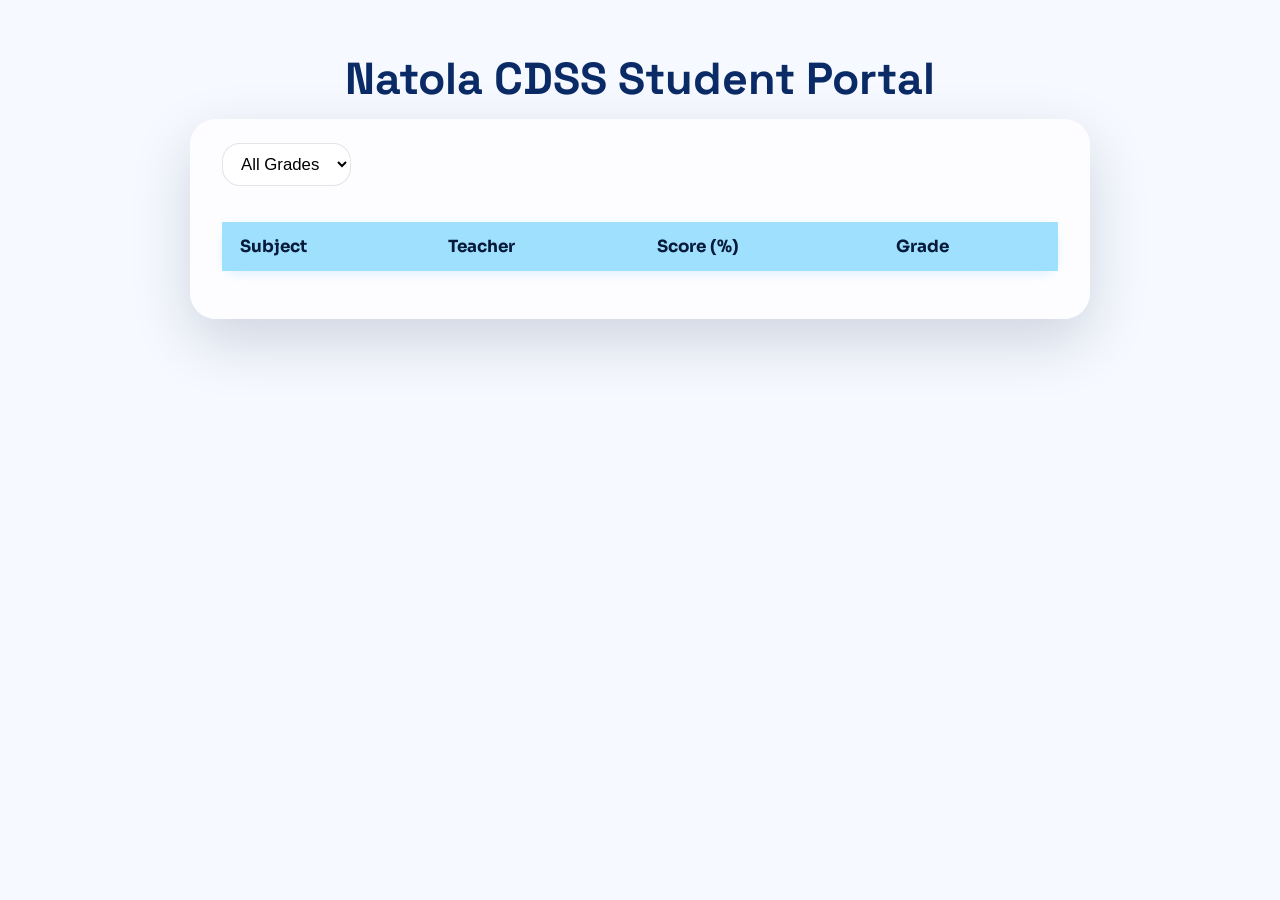
<file: stp.html>
<!DOCTYPE html>
<html lang="en">
<head>
  <meta charset="UTF-8" />
  <meta name="viewport" content="width=device-width, initial-scale=1" />
  <title>natola student portal</title>

  <!-- Google Fonts -->
  <link href="https://fonts.googleapis.com/css2?family=Sora:wght@300;400;500;600;700&family=Space+Grotesk:wght@400;500;600;700&display=swap" rel="stylesheet" />

  <style>
    :root {
      /* Same theme colors */
      --bg: #f6f9ff;
      --surface: rgba(255,255,255,.78);
      --surface-2: rgba(255,255,255,.58);
      --stroke: rgba(17, 38, 74, .12);

      --ink: #0a1a33;
      --muted: rgba(10, 26, 51, .72);
      --subtle: rgba(10, 26, 51, .56);

      --navy: #071a3a;
      --navy-2: #0b2b66;
      --sky: #4db8ff;
      --sky-2: #9fe0ff;
      --silver: #c7d0dc;
      --silver-2: #e7edf6;

      --good: #1aa37a;
      --warn: #ffb020;
      --bad: #ff4d6d;

      --shadow: 0 22px 60px rgba(7, 26, 58, .16);
      --shadow-soft: 0 10px 30px rgba(7, 26, 58, .10);

      --r-sm: 14px;
      --r-md: 18px;
      --r-lg: 26px;

      --max: 900px;

      --h1: clamp(1.65rem, 1.1rem + 2.2vw, 2.8rem);
      --h2: clamp(1.2rem, .9rem + 1.2vw, 1.6rem);
      --h3: clamp(1.05rem, .9rem + .6vw, 1.2rem);
      --p: clamp(.95rem, .9rem + .2vw, 1.05rem);

      --ease: cubic-bezier(.2,.8,.2,1);
    }

    * {
      box-sizing: border-box;
    }
    body {
      margin: 0;
      font-family: "Sora", system-ui, -apple-system, Segoe UI, Roboto, sans-serif;
      background: var(--bg);
      color: var(--ink);
      min-height: 100vh;
      display: flex;
      flex-direction: column;
      align-items: center;
      padding: 20px 12px;
    }

    h1 {
      font-family: "Space Grotesk", "Sora", sans-serif;
      font-size: var(--h1);
      margin-bottom: 12px;
      color: var(--navy-2);
      text-align: center;
    }

    .container {
      background: var(--surface);
      border-radius: var(--r-lg);
      box-shadow: var(--shadow);
      max-width: var(--max);
      width: 100%;
      padding: 24px 32px;
      display: flex;
      flex-direction: column;
      gap: 24px;
    }

    /* Table styles */
    table {
      width: 100%;
      border-collapse: separate;
      border-spacing: 0 12px;
      font-size: var(--p);
      color: var(--ink);
    }

    thead tr {
      background: var(--sky-2);
      color: var(--navy);
      font-weight: 600;
      border-radius: var(--r-md);
      box-shadow: 0 4px 10px rgba(77,184,255,.15);
    }

    thead th {
      padding: 14px 18px;
      text-align: left;
      user-select: none;
    }

    tbody tr {
      background: var(--surface-2);
      box-shadow: 0 8px 20px rgba(7,26,58,.08);
      border-radius: var(--r-md);
      transition: background .3s var(--ease), box-shadow .3s var(--ease);
      cursor: default;
    }

    tbody tr:hover {
      background: var(--sky-2);
      box-shadow: 0 14px 30px rgba(7,26,58,.12);
    }

    tbody td {
      padding: 14px 18px;
      vertical-align: middle;
      border-bottom: none;
    }

    /* Rounded corners on first and last cells */
    tbody tr td:first-child {
      border-top-left-radius: var(--r-md);
      border-bottom-left-radius: var(--r-md);
    }
    tbody tr td:last-child {
      border-top-right-radius: var(--r-md);
      border-bottom-right-radius: var(--r-md);
      text-align: center;
      font-weight: 600;
    }

    /* Grade badges */
    .grade {
      display: inline-block;
      padding: 6px 14px;
      border-radius: 999px;
      font-weight: 700;
      font-family: "Space Grotesk", "Sora", sans-serif;
      color: white;
      min-width: 48px;
      text-align: center;
      user-select: none;
    }
    .grade.A { background: var(--good); }
    .grade.B { background: var(--sky); color: var(--navy); }
    .grade.C { background: var(--silver); color: var(--navy); }
    .grade.D { background: var(--warn); }
    .grade.F { background: var(--bad); }

    /* Responsive */
    @media (max-width: 720px) {
      .container {
        padding: 16px 20px;
      }
      thead tr {
        display: none;
      }
      tbody tr {
        display: grid;
        grid-template-columns: 1fr 1fr;
        grid-template-rows: auto auto auto;
        gap: 6px 12px;
        padding: 16px 12px;
      }
      tbody tr td {
        padding: 0;
        border-radius: 0;
      }
      tbody tr td:first-child {
        border-radius: 0;
      }
      tbody tr td:last-child {
        border-radius: 0;
        text-align: left;
        font-weight: 400;
      }
      tbody tr td.subject {
        grid-column: 1 / 3;
        font-weight: 600;
        font-size: 1.1rem;
        color: var(--navy-2);
      }
      tbody tr td.grade {
        justify-self: start;
        font-weight: 700;
        font-size: 1rem;
        padding-top: 6px;
      }
      tbody tr td.score {
        justify-self: end;
        font-weight: 600;
        font-size: 1rem;
        color: var(--muted);
      }
    }

    /* Filter & search */
    .filterBar {
      display: flex;
      justify-content: space-between;
      align-items: center;
      gap: 12px;
      flex-wrap: wrap;
    }
    .filterBar input[type="search"] {
      flex-grow: 1;
      min-width: 180px;
      padding: 10px 14px;
      border-radius: var(--r-md);
      border: 1px solid var(--stroke);
      font-size: var(--p);
      outline-offset: 2px;
      transition: border-color .3s var(--ease);
    }
    .filterBar input[type="search"]:focus {
      border-color: var(--sky);
      box-shadow: 0 0 8px var(--sky);
    }
    .filterBar select {
      padding: 10px 14px;
      border-radius: var(--r-md);
      border: 1px solid var(--stroke);
      font-size: var(--p);
      outline-offset: 2px;
      cursor: pointer;
      background: white;
      transition: border-color .3s var(--ease);
    }
    .filterBar select:focus {
      border-color: var(--sky);
      box-shadow: 0 0 8px var(--sky);
    }

    /* No results message */
    .noResults {
      text-align: center;
      font-size: var(--p);
      color: var(--muted);
      padding: 40px 0;
    }
  </style>
</head>
<body>
  <h1>Natola CDSS Student Portal</h1>

  <div class="container" role="main" aria-label="Student results dashboard">
    <div class="filterBar" aria-label="Filter and search results">
       <select id="gradeFilter" aria-label="Filter by grade">
        <option value="">All Grades</option>
        <option value="A">Grade A</option>
        <option value="B">Grade B</option>
        <option value="C">Grade C</option>
        <option value="D">Grade D</option>
        <option value="F">Grade F</option>
      </select>
    </div>

    <table aria-describedby="resultsDesc" role="table">
      <caption id="resultsDesc" class="sr-only">List of subjects and student grades</caption>
      <thead>
        <tr>
          <th scope="col">Subject</th>
          <th scope="col">Teacher</th>
          <th scope="col">Score (%)</th>
          <th scope="col">Grade</th>
        </tr>
      </thead>
      <tbody id="resultsBody">
        <!-- JS fills -->
      </tbody>
    </table>

    <div id="noResults" class="noResults" hidden>No results found.</div>
  </div>

  <script>
    const resultsData = [
      { subject: "Mathematics", teacher: "L. Jabesi", score: 88, grade: "A", position: 3 },
      { subject: "Computer Studies", teacher: "H. Kwanunkhatonde", score: 79, grade: "B", position: 5 },
      { subject: "Physics", teacher: "M. Tembo", score: 65, grade: "C", position: 8 },
      { subject: "Chemistry", teacher: "J. Mtengavumba", score: 72, grade: "B", position: 6 },
      { subject: "English", teacher: "M. Flitghton", score: 90, grade: "A", position: 2 },
      { subject: "Biology", teacher: "S. Malijani", score: 55, grade: "D", position: 12 },
      { subject: "Agriculture", teacher: "C. Chepani", score: 38, grade: "F", position: 15 },
      { subject: "History", teacher: "E. Phiri", score: 85, grade: "A", position: 4 },
      { subject: "Geography", teacher: "G. Ngolombe", score: 92, grade: "A", position: 1 },
      { subject: "Social & Life/Skills", teacher: "Semu Banda", score: 78, grade: "B", position: 7 },
      { subject: "Chichewa", teacher: "E. Mughandira", score: 82, grade: "B", position: 6 }
    ];

    const tbody = document.getElementById('resultsBody');
    const noResults = document.getElementById('noResults');
    const searchInput = document.getElementById('searchInput');
    const gradeFilter = document.getElementById('gradeFilter');

    function renderResults(data) {
      tbody.innerHTML = '';
      if (data.length === 0) {
        noResults.hidden = false;
        return;
      }
      noResults.hidden = true;

      data.forEach(({subject, teacher, score, grade}) => {
        const tr = document.createElement('tr');
        tr.innerHTML = `
          <td class="subject">${subject}</td>
          <td>${teacher}</td>
          <td>${score}%</td>
          <td><span class="grade ${grade}">${grade}</span></td>
        `;
        tbody.appendChild(tr);
      });
    }

    function filterResults() {
      const query = searchInput.value.trim().toLowerCase();
      const gradeVal = gradeFilter.value;

      const filtered = resultsData.filter(({subject, teacher, grade}) => {
        const matchesQuery = subject.toLowerCase().includes(query) || teacher.toLowerCase().includes(query);
        const matchesGrade = gradeVal === '' || grade === gradeVal;
        return matchesQuery && matchesGrade;
      });

      renderResults(filtered);
    }

    searchInput.addEventListener('input', filterResults);
    gradeFilter.addEventListener('change', filterResults);

    // Initial render
    renderResults(resultsData);
  </script>

  <style>
    /* Screen reader only */
    .sr-only {
      position: absolute !important;
      width: 1px !important;
      height: 1px !important;
      padding: 0 !important;
      margin: -1px !important;
      overflow: hidden !important;
      clip: rect(0,0,0,0) !important;
      white-space: nowrap !important;
      border: 0 !important;
    }
  </style>
</body>
</html>
</file>
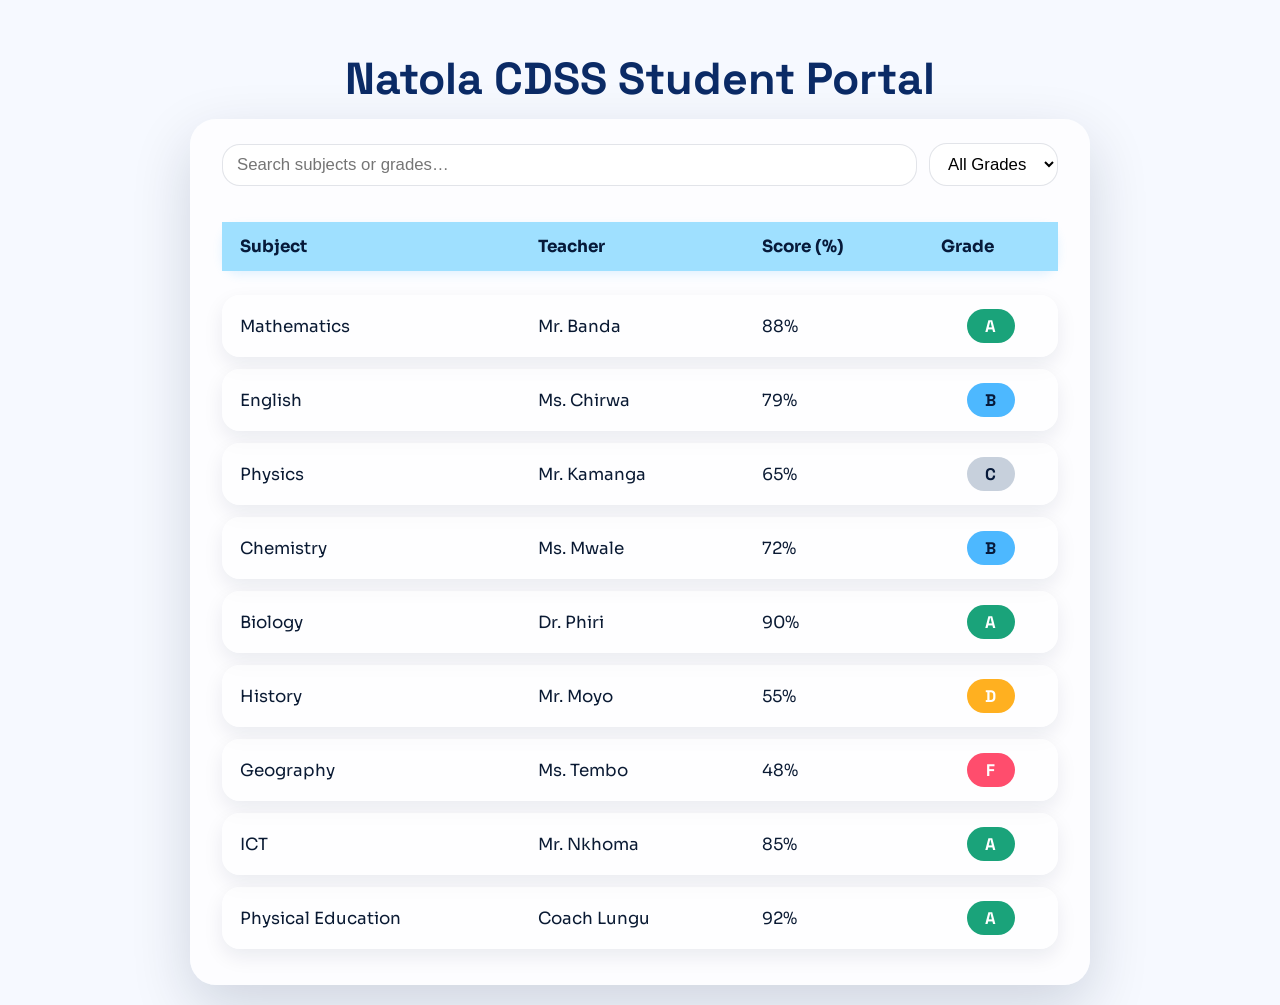
<file: Stportal.html>
<!DOCTYPE html>
<html lang="en">
<head>
  <meta charset="UTF-8" />
  <meta name="viewport" content="width=device-width, initial-scale=1" />
  <title>natola student portal</title>

  <!-- Google Fonts -->
  <link href="https://fonts.googleapis.com/css2?family=Sora:wght@300;400;500;600;700&family=Space+Grotesk:wght@400;500;600;700&display=swap" rel="stylesheet" />

  <style>
    :root {
      /* Same theme colors */
      --bg: #f6f9ff;
      --surface: rgba(255,255,255,.78);
      --surface-2: rgba(255,255,255,.58);
      --stroke: rgba(17, 38, 74, .12);

      --ink: #0a1a33;
      --muted: rgba(10, 26, 51, .72);
      --subtle: rgba(10, 26, 51, .56);

      --navy: #071a3a;
      --navy-2: #0b2b66;
      --sky: #4db8ff;
      --sky-2: #9fe0ff;
      --silver: #c7d0dc;
      --silver-2: #e7edf6;

      --good: #1aa37a;
      --warn: #ffb020;
      --bad: #ff4d6d;

      --shadow: 0 22px 60px rgba(7, 26, 58, .16);
      --shadow-soft: 0 10px 30px rgba(7, 26, 58, .10);

      --r-sm: 14px;
      --r-md: 18px;
      --r-lg: 26px;

      --max: 900px;

      --h1: clamp(1.65rem, 1.1rem + 2.2vw, 2.8rem);
      --h2: clamp(1.2rem, .9rem + 1.2vw, 1.6rem);
      --h3: clamp(1.05rem, .9rem + .6vw, 1.2rem);
      --p: clamp(.95rem, .9rem + .2vw, 1.05rem);

      --ease: cubic-bezier(.2,.8,.2,1);
    }

    * {
      box-sizing: border-box;
    }
    body {
      margin: 0;
      font-family: "Sora", system-ui, -apple-system, Segoe UI, Roboto, sans-serif;
      background: var(--bg);
      color: var(--ink);
      min-height: 100vh;
      display: flex;
      flex-direction: column;
      align-items: center;
      padding: 20px 12px;
    }

    h1 {
      font-family: "Space Grotesk", "Sora", sans-serif;
      font-size: var(--h1);
      margin-bottom: 12px;
      color: var(--navy-2);
      text-align: center;
    }

    .container {
      background: var(--surface);
      border-radius: var(--r-lg);
      box-shadow: var(--shadow);
      max-width: var(--max);
      width: 100%;
      padding: 24px 32px;
      display: flex;
      flex-direction: column;
      gap: 24px;
    }

    /* Table styles */
    table {
      width: 100%;
      border-collapse: separate;
      border-spacing: 0 12px;
      font-size: var(--p);
      color: var(--ink);
    }

    thead tr {
      background: var(--sky-2);
      color: var(--navy);
      font-weight: 600;
      border-radius: var(--r-md);
      box-shadow: 0 4px 10px rgba(77,184,255,.15);
    }

    thead th {
      padding: 14px 18px;
      text-align: left;
      user-select: none;
    }

    tbody tr {
      background: var(--surface-2);
      box-shadow: 0 8px 20px rgba(7,26,58,.08);
      border-radius: var(--r-md);
      transition: background .3s var(--ease), box-shadow .3s var(--ease);
      cursor: default;
    }

    tbody tr:hover {
      background: var(--sky-2);
      box-shadow: 0 14px 30px rgba(7,26,58,.12);
    }

    tbody td {
      padding: 14px 18px;
      vertical-align: middle;
      border-bottom: none;
    }

    /* Rounded corners on first and last cells */
    tbody tr td:first-child {
      border-top-left-radius: var(--r-md);
      border-bottom-left-radius: var(--r-md);
    }
    tbody tr td:last-child {
      border-top-right-radius: var(--r-md);
      border-bottom-right-radius: var(--r-md);
      text-align: center;
      font-weight: 600;
    }

    /* Grade badges */
    .grade {
      display: inline-block;
      padding: 6px 14px;
      border-radius: 999px;
      font-weight: 700;
      font-family: "Space Grotesk", "Sora", sans-serif;
      color: white;
      min-width: 48px;
      text-align: center;
      user-select: none;
    }
    .grade.A { background: var(--good); }
    .grade.B { background: var(--sky); color: var(--navy); }
    .grade.C { background: var(--silver); color: var(--navy); }
    .grade.D { background: var(--warn); }
    .grade.F { background: var(--bad); }

    /* Responsive */
    @media (max-width: 720px) {
      .container {
        padding: 16px 20px;
      }
      thead tr {
        display: none;
      }
      tbody tr {
        display: grid;
        grid-template-columns: 1fr 1fr;
        grid-template-rows: auto auto auto;
        gap: 6px 12px;
        padding: 16px 12px;
      }
      tbody tr td {
        padding: 0;
        border-radius: 0;
      }
      tbody tr td:first-child {
        border-radius: 0;
      }
      tbody tr td:last-child {
        border-radius: 0;
        text-align: left;
        font-weight: 400;
      }
      tbody tr td.subject {
        grid-column: 1 / 3;
        font-weight: 600;
        font-size: 1.1rem;
        color: var(--navy-2);
      }
      tbody tr td.grade {
        justify-self: start;
        font-weight: 700;
        font-size: 1rem;
        padding-top: 6px;
      }
      tbody tr td.score {
        justify-self: end;
        font-weight: 600;
        font-size: 1rem;
        color: var(--muted);
      }
    }

    /* Filter & search */
    .filterBar {
      display: flex;
      justify-content: space-between;
      align-items: center;
      gap: 12px;
      flex-wrap: wrap;
    }
    .filterBar input[type="search"] {
      flex-grow: 1;
      min-width: 180px;
      padding: 10px 14px;
      border-radius: var(--r-md);
      border: 1px solid var(--stroke);
      font-size: var(--p);
      outline-offset: 2px;
      transition: border-color .3s var(--ease);
    }
    .filterBar input[type="search"]:focus {
      border-color: var(--sky);
      box-shadow: 0 0 8px var(--sky);
    }
    .filterBar select {
      padding: 10px 14px;
      border-radius: var(--r-md);
      border: 1px solid var(--stroke);
      font-size: var(--p);
      outline-offset: 2px;
      cursor: pointer;
      background: white;
      transition: border-color .3s var(--ease);
    }
    .filterBar select:focus {
      border-color: var(--sky);
      box-shadow: 0 0 8px var(--sky);
    }

    /* No results message */
    .noResults {
      text-align: center;
      font-size: var(--p);
      color: var(--muted);
      padding: 40px 0;
    }
  </style>
</head>
<body>
  <h1>Natola CDSS Student Portal</h1>

  <div class="container" role="main" aria-label="Student results dashboard">
    <div class="filterBar" aria-label="Filter and search results">
      <input type="search" id="searchInput" placeholder="Search subjects or grades…" aria-label="Search results" />
      <select id="gradeFilter" aria-label="Filter by grade">
        <option value="">All Grades</option>
        <option value="A">Grade A</option>
        <option value="B">Grade B</option>
        <option value="C">Grade C</option>
        <option value="D">Grade D</option>
        <option value="F">Grade F</option>
      </select>
    </div>

    <table aria-describedby="resultsDesc" role="table">
      <caption id="resultsDesc" class="sr-only">List of subjects and student grades</caption>
      <thead>
        <tr>
          <th scope="col">Subject</th>
          <th scope="col">Teacher</th>
          <th scope="col">Score (%)</th>
          <th scope="col">Grade</th>
        </tr>
      </thead>
      <tbody id="resultsBody">
        <!-- JS fills -->
      </tbody>
    </table>

    <div id="noResults" class="noResults" hidden>No results found.</div>
  </div>

  <script>
    const resultsData = [
      { subject: "Mathematics", teacher: "Mr. Banda", score: 88, grade: "A" },
      { subject: "English", teacher: "Ms. Chirwa", score: 79, grade: "B" },
      { subject: "Physics", teacher: "Mr. Kamanga", score: 65, grade: "C" },
      { subject: "Chemistry", teacher: "Ms. Mwale", score: 72, grade: "B" },
      { subject: "Biology", teacher: "Dr. Phiri", score: 90, grade: "A" },
      { subject: "History", teacher: "Mr. Moyo", score: 55, grade: "D" },
      { subject: "Geography", teacher: "Ms. Tembo", score: 48, grade: "F" },
      { subject: "ICT", teacher: "Mr. Nkhoma", score: 85, grade: "A" },
      { subject: "Physical Education", teacher: "Coach Lungu", score: 92, grade: "A" }
    ];

    const tbody = document.getElementById('resultsBody');
    const noResults = document.getElementById('noResults');
    const searchInput = document.getElementById('searchInput');
    const gradeFilter = document.getElementById('gradeFilter');

    function renderResults(data) {
      tbody.innerHTML = '';
      if (data.length === 0) {
        noResults.hidden = false;
        return;
      }
      noResults.hidden = true;

      data.forEach(({subject, teacher, score, grade}) => {
        const tr = document.createElement('tr');
        tr.innerHTML = `
          <td class="subject">${subject}</td>
          <td>${teacher}</td>
          <td>${score}%</td>
          <td><span class="grade ${grade}">${grade}</span></td>
        `;
        tbody.appendChild(tr);
      });
    }

    function filterResults() {
      const query = searchInput.value.trim().toLowerCase();
      const gradeVal = gradeFilter.value;

      const filtered = resultsData.filter(({subject, teacher, grade}) => {
        const matchesQuery = subject.toLowerCase().includes(query) || teacher.toLowerCase().includes(query);
        const matchesGrade = gradeVal === '' || grade === gradeVal;
        return matchesQuery && matchesGrade;
      });

      renderResults(filtered);
    }

    searchInput.addEventListener('input', filterResults);
    gradeFilter.addEventListener('change', filterResults);

    // Initial render
    renderResults(resultsData);
  </script>

  <style>
    /* Screen reader only */
    .sr-only {
      position: absolute !important;
      width: 1px !important;
      height: 1px !important;
      padding: 0 !important;
      margin: -1px !important;
      overflow: hidden !important;
      clip: rect(0,0,0,0) !important;
      white-space: nowrap !important;
      border: 0 !important;
    }
  </style>
</body>
</html>
</file>
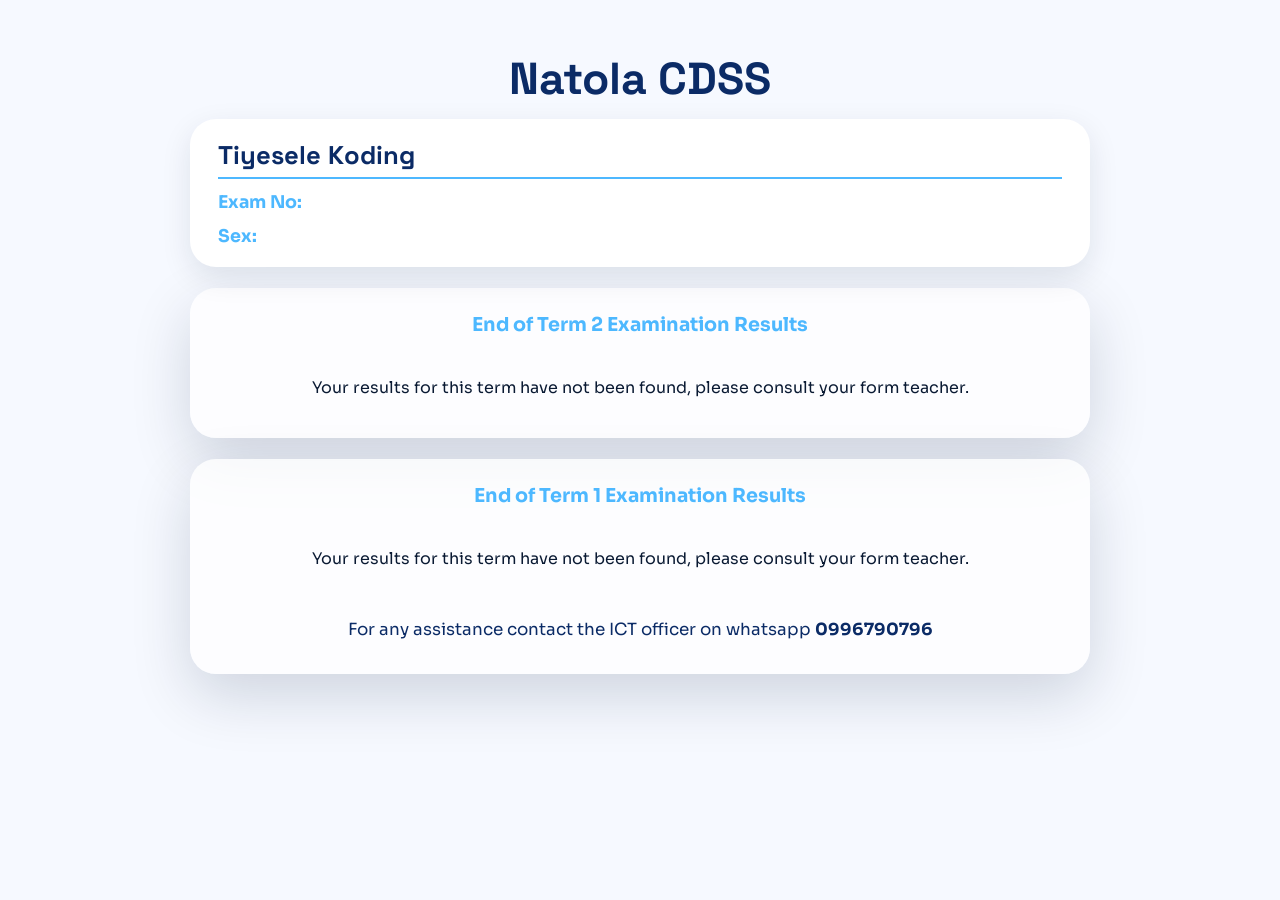
<file: stportal.html>
<!DOCTYPE html>
<html lang="en">
<head>
  <meta charset="UTF-8" />
  <meta name="viewport" content="width=device-width, initial-scale=1" />
  <title>Natola CDSS Student Portal</title>
  <link rel="icon" type="image/png" href="toplogo.png">

  <!-- Google Fonts -->
  <link href="https://fonts.googleapis.com/css2?family=Sora:wght@300;400;500;600;700&family=Space+Grotesk:wght@400;500;600;700&display=swap" rel="stylesheet" />

  <style>
    :root {
      /* Same theme colors */
      --bg: #f6f9ff;
      --surface: rgba(255,255,255,.78);
      --surface-2: rgba(255,255,255,.58);
      --stroke: rgba(17, 38, 74, .12);

      --ink: #0a1a33;
      --muted: rgba(10, 26, 51, .72);
      --subtle: rgba(10, 26, 51, .56);

      --navy: #071a3a;
      --navy-2: #0b2b66;
      --sky: #4db8ff;
      --sky-2: #9fe0ff;
      --silver: #c7d0dc;
      --silver-2: #e7edf6;

      --good: #1aa37a;
      --warn: #ffb020;
      --bad: #ff4d6d;

      --shadow: 0 22px 60px rgba(7, 26, 58, .16);
      --shadow-soft: 0 10px 30px rgba(7, 26, 58, .10);

      --r-sm: 14px;
      --r-md: 18px;
      --r-lg: 26px;

      --max: 900px;

      --h1: clamp(1.65rem, 1.1rem + 2.2vw, 2.8rem);
      --h2: clamp(1.2rem, .9rem + 1.2vw, 1.6rem);
      --h3: clamp(1.05rem, .9rem + .6vw, 1.2rem);
      --p: clamp(.95rem, .9rem + .2vw, 1.05rem);

      --ease: cubic-bezier(.2,.8,.2,1);
    }

    * {
      box-sizing: border-box;
    }
    body {
      margin: 0;
      font-family: "Sora", system-ui, -apple-system, Segoe UI, Roboto, sans-serif;
      background: var(--bg);
      color: var(--ink);
      min-height: 100vh;
      display: flex;
      flex-direction: column;
      align-items: center;
      padding: 20px 12px;
    }

    h1 {
      font-family: "Space Grotesk", "Sora", sans-serif;
      font-size: var(--h1);
      margin-bottom: 12px;
      color: var(--navy-2);
      text-align: center;
    }

    .container {
      background: var(--surface);
      border-radius: var(--r-lg);
      box-shadow: var(--shadow);
      max-width: var(--max);
      width: 100%;
      padding: 24px 32px;
      display: flex;
      flex-direction: column;
      gap: 24px;
    }

    /* Student info section replacing search */
    .studentInfo {
      font-size: var(--p);
      color: var(--navy-2);
      font-weight: 600;
      display: flex;
      flex-wrap: wrap;
      gap: 50px;
      justify-content: flex-start;
      user-select: none;
    }
  
    label {
      font-weight: 700;
      color: var(--sky);
      margin-right: 6px;
    }
    .term_title{
      font-weight: 700;
      font-size: 1.2rem;
      color: var(--sky);
      margin: auto;
      text-align: center;
    }

    /* Table styles */
    table {
      width: 100%;
      border-collapse: separate;
      border-spacing: 0 12px;
      font-size: var(--p);
      color: var(--ink);
    }

    thead tr {
      background: var(--sky-2);
      color: var(--navy);
      font-weight: 600;
      border-radius: var(--r-md);
      box-shadow: 0 4px 10px rgba(77,184,255,.15);
      
    }
    .gradeFilter{
      background: var(--sky-2);
      color: var(--navy);
      font-weight: 700;
      font-size: 16px;
      border: 0px solid black;

    }
    thead th {
      padding: 14px 18px;
      padding-left: 8px;
      text-align: left;
      user-select: none;
    }

    tbody tr {
      background: var(--surface-2);
      box-shadow: 0 8px 20px rgba(7,26,58,.08);
      border-radius: var(--r-md);
      transition: background .3s var(--ease), box-shadow .3s var(--ease);
      cursor: default;
    }

    tbody tr:hover {
      background: var(--sky-2);
      box-shadow: 0 14px 30px rgba(7,26,58,.12);
    }

    tbody td {
      padding: 14px 18px;
      vertical-align: middle;
      border-bottom: none;
    }

    /* Rounded corners on first and last cells */
    tbody tr td:first-child {
      border-top-left-radius: var(--r-md);
      border-bottom-left-radius: var(--r-md);
    }
    tbody tr td:last-child {
      border-top-right-radius: var(--r-md);
      border-bottom-right-radius: var(--r-md);
      text-align: left;
      font-weight: 600;
    }

    /* Grade badges */
    .grade {
      display: inline-block;
      padding: 6px 14px;
      border-radius: 999px;
      font-weight: 700;
      font-family: "Space Grotesk", "Sora", sans-serif;
      color: white;
      min-width: 48px;
      text-align: center;
      user-select: none;
    }
    .grade.A { background: var(--good); }
    .grade.B { background: var(--sky); color: var(--navy); }
    .grade.C { background: var(--silver); color: var(--navy); }
    .grade.D { background: var(--warn); }
    .grade.F { background: var(--bad); }
    .grade.one { background: var(--good); }
    .grade.two { background: var(--good); }
    .grade.three { background: var(--sky); color: var(--navy); }
    .grade.four { background: var(--sky); color: var(--navy); }
    .grade.five { background: var(--silver); color: var(--navy); }
    .grade.six { background: var(--silver); color: var(--navy); }
    .grade.seven { background: var(--warn); }
    .grade.eight { background: var(--warn); }
    .grade.nine { background: var(--bad); }
    .grade.dash { background: var(--bad); }

    .passed { 
      background-color: var(--good);
      padding: 4px 13px; 
      border-radius: 13px;
      color: white;
    }
    .failed {
       background: var(--bad);
        padding: 4px 13px; 
      border-radius: 13px; 
      color: white;
    }
    /* Responsive */
    @media (max-width: 720px) {
      .container {
        padding: 16px 20px;
        
      }
      .exam_display{
        overflow: scroll;
      }
      .subject{
        position: sticky;
        left:0px;
        background-color:white;
        padding: 5px 12px;
      }
      #thesub{
        position: sticky;
        left:0px;
        background-color:var(--sky-2);
        padding: 5px 12px;
      }
      tbody tr {
       
        grid-template-columns: 1fr 1fr;
        grid-template-rows: auto auto auto auto auto;
        gap: 6px 12px;
        padding: 16px 12px;
      }
      tbody tr td {
        padding: 0;
        border-radius: 0;
      }
      tbody tr td:first-child {
        border-radius: 0;
      }
      tbody tr td:last-child {
        border-radius: 0;
        text-align: left;
        font-weight: 400;
      }
      tbody tr td.subject {
        grid-column: 1 / 3;
        font-weight: 600;
        font-size: 1.1rem;
        color: var(--navy-2);
      }
      tbody tr td.position {
        font-weight: 600;
        font-size: 0.8rem;
        justify-self: start;
      }
      tbody tr td.grade {
        justify-self: start;
        font-weight: 700;
        font-size: 1rem;
        padding-top: 6px;
      }
      tbody tr td.score {
        justify-self: end;
        font-weight: 600;
        font-size: 1rem;
        color: var(--muted);
      }
      tbody tr td.comments {
        grid-column: 1 / 3;
        font-style: italic;
        color: var(--muted);
        font-size: 0.9rem;
        padding-top: 6px;
      }
      tbody tr td.teacher {
        grid-column: 1 / 3;
        font-size: 0.95rem;
        color: var(--subtle);
        padding-top: 4px;
      }
    }

    /* Filter & search styles remain unchanged */

    /* No results message */
    .noResults {
      text-align: center;
      font-size: var(--p);
      color: var(--muted);
      padding: 10px 0;
    }

    /* Aggregate card */
    .aggregateCard {
      background: var(--surface-2);
      border-radius: var(--r-lg);
      box-shadow: var(--shadow-soft);
      padding: 20px 28px;
      display: flex;
      flex-direction: column;
      gap: 12px;
      max-width: var(--max);
      width: 100%;
      color: var(--navy-2);
    }
    .aggregateCard h2 {
      margin: 0;
      font-family: "Space Grotesk", "Sora", sans-serif;
      font-size: var(--h2);
      border-bottom: 2px solid var(--sky);
      padding-bottom: 6px;
    }
    .aggregateCard .remarks {
      font-style: italic;
      font-size: 1rem;
      color: var(--muted);
    }

    .st_details {
      background-color: white;
      border-radius: var(--r-lg);
      box-shadow: var(--shadow-soft);
      padding: 20px 28px;
      display: flex;
      flex-direction: column;
      gap: 12px;
      max-width: var(--max);
      width: 100%;
      color: var(--navy-2);
      position: sticky;
      top:0px;
      z-index: 10;
      
    }
    .st_details h2 {
      margin: 0;
      font-family: "Space Grotesk", "Sora", sans-serif;
      font-size: var(--h2);
      border-bottom: 2px solid var(--sky);
      padding-bottom: 6px;
    }
    .summary {
      font-size: 1.1rem;
      font-weight: 600;
      display: flex;
    }
    .st_details .remarks {
      font-style: italic;
      font-size: 1rem;
      color: var(--muted);
    }
  </style>
</head>
<body>
  <h1>Natola CDSS</h1>
  <section class="st_details">
    <h2 id="st_name">Tiyesele Koding</h2>
      <div class="summary" ><label>Exam No:</label><div id="st_no"></div></div>
      <div class="summary" id="the_sex" ><label>Sex:</label><div id="st_sex"></div></div>
      
  </section><br>

  <div class="container" role="main" aria-label="Student results dashboard">
    <div class="term_title">End of Term 2 Examination Results </div>
    <div class = "exam_display" id = "exam_display2">
      <table aria-describedby="resultsDesc" role="table" id="results_table2">
      <caption id="resultsDesc" class="sr-only">List of subjects and student grades with position and comments</caption>
      <thead>
        <tr>
          <th scope="col" id = "thesub">Subject</th>
          <th scope="col">Score</th>
          <th scope="col">Position</th>
          <th scope="col">Grade</th>
          <th scope="col">Comments</th>
    
        </tr>
      </thead>
      <tbody id="resultsbody2">
        <!-- JS fills -->
      </tbody>
    </table>
    </div>
    <section class="studentInfo" aria-label="Student information" id = "student_summary2">
      <div class="summary" ><label>Class:</label><div id="class2"></div></div>
      <div class="summary" ><label>Position:</label><div id="class_rank2"></div></div>
      <div class="summary" ><label id = "aggregate2">Average:</label><div id="class_grade2"></div></div>
      <div class="summary" ><label>Status:</label><div id="status2"></div></div>
    </section>
  
     </div><br>

  <div class="container" role="main" aria-label="Student results dashboard">
    <div class="term_title">End of Term 1 Examination Results </div>
    <div class = "exam_display" id = "exam_display1">
      <table aria-describedby="resultsDesc" role="table" id="results_table1">
      <caption id="resultsDesc" class="sr-only">List of subjects and student grades with position and comments</caption>
      <thead>
        <tr>
          <th scope="col" id = "thesub">Subject</th>
          <th scope="col">Score</th>
          <th scope="col">Position</th>
          <th scope="col">Grade</th>
          <th scope="col">Comments</th>
    
        </tr>
      </thead>
      <tbody id="resultsbody1">
        <!-- JS fills -->
      </tbody>
    </table>
    </div>
    <section class="studentInfo" aria-label="Student information" id = "student_summary1">
      <div class="summary" ><label>Class:</label><div id="class1"></div></div>
      <div class="summary" ><label>Position:</label><div id="class_rank1"></div></div>
      <div class="summary" ><label id = "aggregate1">Average:</label><div id="class_grade1"></div></div>
      <div class="summary" ><label>Status:</label><div id="status1"></div></div>
    </section>
   

    <div id="noResults" class="noResults" style="color:var(--navy-2)"> For any assistance contact the ICT officer on whatsapp <strong>0996790796</strong></div>
  </div>
  
 <script src="term2_data.js"></script>
  <script>
    const getpara = new URL(window.location.href);
    const gotV = getpara.searchParams.get("st_no");
    const studentName = document.getElementById("st_name");
    const studentNo = document.getElementById("st_no");
    const studentSex = document.getElementById("st_sex");
    const studSex = document.getElementById("the_sex");
    
  const sexLabel = {
    "M":"Male",
    "F": "Female"
  }
    students.forEach(element => {
          if(element["st_no"] == gotV){
            studentName.textContent = element["st_name"];
            studentNo.textContent = element["st_no"];
            studentSex.textContent = sexLabel[element["st_sex"]];
            if(element["st_sex"]==""){
              studSex.style.display = "none";
            }
          }
        });
const subjects = ["agr","bib","bio","che","chi","com","eng","geo","his","mat","phy","soc"];
const subjectsNames ={
  "agr":"Agriculture","bib":"Bible Knowledge","bio":"Biology","che":"Chemistry",
  "chi":"Chichewa","com":"Computer Studies","eng":"English","geo":"Geography",
  "his": "History","mat":"Mathematics","phy":"Physics","soc":"Social & Life"
};
var termlyData = {};
termlyData = term2Data;
displayTermly (2);
termlyData = term1Data;
displayTermly (1);

function displayTermly (term_no){
  
const tbody = document.getElementById("resultsbody"+term_no);
      tbody.innerHTML = '';
var studentFound = false;   
termlyData.forEach(element => {
        if(element["st_no"] == gotV){
          studentFound = true;
          if(element["class"]== 3 || element["class"]== 4){
            
            const aggr = document.getElementById("aggregate"+term_no);
            aggr.textContent = "Aggragete Points:";
            const comments = {
              "1":"Excellent! keep it up",
              "2":"Excellent! keep it up",
              "3":"Good! but aim higher",
              "4":"Good! but aim higher",
              "5":"Can do better than this",
              "6":"Can do better than this",
              "7":"be ambitious",
              "8":"extra effort still needed",
              "9":"work hard to improve ",
              
            }
            const styleGrades = {
              
              "1":"one",
              "2":"two",
              "3":"three",
              "4":"four",
              "5":"five",
              "6":"six",
              "7":"seven",
              "8":"eight",
              "9":"nine",
          
            }
            subjects.forEach( subject =>{
            const tr = document.createElement('tr');
            if(element["class"]== 4){
                  if(element[subject] >= 0 && subject != "com"){
                  var subjectTotal = 0;
                  tr.innerHTML = `
                  <td class="subject">${subjectsNames[subject]}</td>
                  <td class="score">${element[subject]}%</td>
                  <td class="position">${element[subject+"_rank"]}/${getTotal(element["class"], subject)}</td>
                  <td><span class= "grade ${styleGrades[element[subject+"_grade"]]}">${element[subject+"_grade"]}</span></td>
                  <td class="comments">${comments[element[subject+"_grade"]]}</td>
                  
                `;
                tbody.appendChild(tr);
                }
            }else{
              if(element[subject] >= 0 ){
                  tr.innerHTML = `
                  <td class="subject">${subjectsNames[subject]}</td>
                  <td class="score">${element[subject]}%</td>
                  <td class="position">${element[subject+"_rank"]}/${getTotal(element["class"], subject)}</td>
                  <td><span class= "grade ${styleGrades[element[subject+"_grade"]]}">${element[subject+"_grade"]}</span></td>
                  <td class="comments">${comments[element[subject+"_grade"]]}</td>
                  
                `;
                tbody.appendChild(tr);
                }

            }
              
          });

          subjects.forEach( subject =>{
            
            const tr = document.createElement('tr');
              if(element[subject] =="-"){
                tr.style.backgroundColor = "#f9d5d5ea";
                tr.innerHTML = `
                <td class="subject">${subjectsNames[subject]}</td>
                <td class="comments" colspan = "4" style = "padding-left:5px;">Did not write</td>
                
              `;
              tbody.appendChild(tr);
              }
          });
           subjects.forEach( subject =>{
            const tr = document.createElement('tr');
              if(element[subject] =="--"){
                tr.style.backgroundColor = "#e2eefaea";
                tr.innerHTML = `
                <td class="subject">${subjectsNames[subject]}</td>
                <td class="comments" colspan = "4" style = "padding-left:5px;">Does not take</td>
              `;
              tbody.appendChild(tr); 
              }
          });
          const classN = document.getElementById("class"+term_no);
          const classG = document.getElementById("class_grade"+term_no);
          const theStatus = document.getElementById("status"+term_no);
          classN.textContent = "Form "+element['class'];
          classG.textContent = element['class_grade'];
          theStatus.textContent = element['status'];
            if(element['status'] == "passed"){
              theStatus.classList.add("passed");
            }else{
              theStatus.classList.add("failed");
            }
          }else{
            const comments = {
              "A":"Keep it up. don't relax",
              "B":"Aim at better than this",
              "C":"Has potential to beat this",
              "D":"Extra effort still needed",
              "F":"Work very hard to improve",
            }
            subjects.forEach( subject =>{
            if(element[subject] != "-" && element[subject] != ""){
              const tr = document.createElement('tr');
              tr.innerHTML = `
                <td class="subject">${subjectsNames[subject]}</td>
                <td class="score">${element[subject]}%</td>
                <td class="position">${element[subject+"_rank"]}/${getTotal(element["class"], subject)}</td>
                <td><span class="grade ${element[subject+"_grade"]}">${element[subject+"_grade"]}</span></td>
                <td class="comments">${comments[element[subject+"_grade"]]}</td>
                
              `;
              tbody.appendChild(tr);
            }
          });
          subjects.forEach( subject =>{
            const tr = document.createElement('tr');
            if(element[subject] =="-" || element[subject] ==""){
                tr.style.backgroundColor = "#f9d5d5ea";
                tr.innerHTML = `
                <td class="subject">${subjectsNames[subject]}</td>
                <td class="comments" colspan = "4" style = "padding-left:5px;">Did not write</td>
                
              `;
              tbody.appendChild(tr);
              
            }
          });
            
          const classN = document.getElementById('class'+term_no);
          
          const classG = document.getElementById('class_grade'+term_no);
          const theStatus = document.getElementById('status'+term_no);
          classN.textContent = "Form "+element['class'];
          
          classG.textContent = element['class_grade'];
          theStatus.textContent = element['status'];
            if(element['status'] == "passed"){
              theStatus.classList.add("passed");
            }else{
              theStatus.classList.add("failed");
            }
          }
          const position = document.getElementById('class_rank'+term_no);
          position.textContent = element['class_rank'];
        }
      
      });
      if(studentFound == false){
          const resultsTable = document.getElementById('results_table'+term_no);
          resultsTable.style.display = "none";
          const studentSummary = document.getElementById('student_summary'+term_no);
          studentSummary.style.display = "none";
          const examDisplay = document.getElementById('exam_display'+term_no);
          examDisplay.innerHTML = '<p style = "text-align: center;">Your results for this term have not been found, please consult your form teacher.</p>';
        }
}

function getClassCount(st_class){
  var classTotal =0;
  termlyData.forEach(record => {
      if(record["class"] == st_class){
         classTotal++;
        }
  });
  return classTotal;
}

function getTotal(st_class, the_subject){
  var no_sat =0;

  termlyData.forEach(record => {
        if(record["class"] == st_class){
          
          if(record[the_subject] >= 0){
            no_sat++;
          }
        }
  });
  return no_sat;
}
  </script>

  <style>
    /* Screen reader only */
    .sr-only {
      position: absolute !important;
      width: 1px !important;
      height: 1px !important;
      padding: 0 !important;
      margin: -1px !important;
      overflow: hidden !important;
      clip: rect(0,0,0,0) !important;
      white-space: nowrap !important;
      border: 0 !important;
    }
  </style>
</body>
</html>
</file>
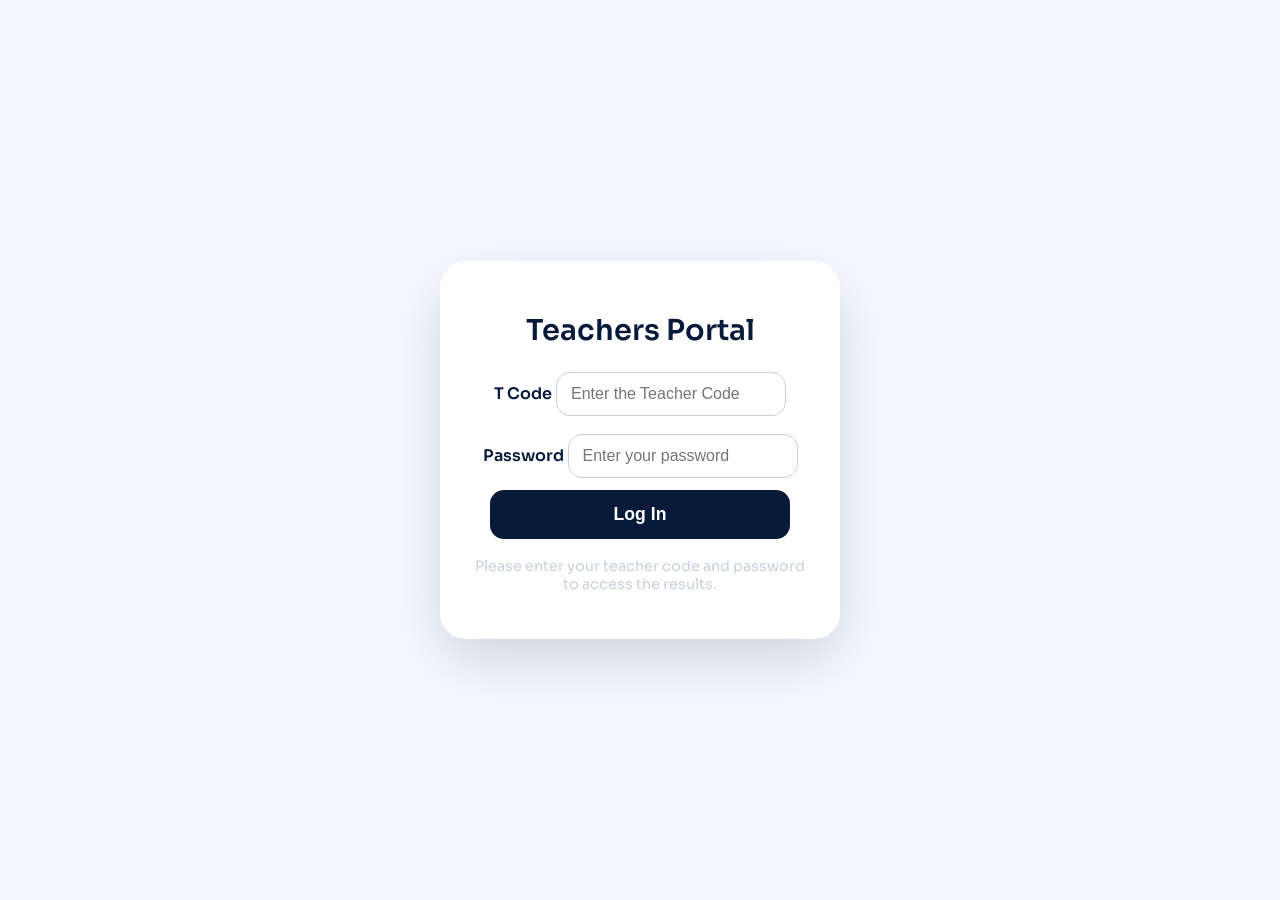
<file: tlogin.html>
<!DOCTYPE html>
<html lang="en">
<head>
  <meta charset="UTF-8" />
  <meta name="viewport" content="width=device-width, initial-scale=1" />
  <title>Natola CDSS Teacher Login</title>
  <link rel="icon" type="image/png" href="toplogo.png">

  <!-- Google Fonts -->
  <link href="https://fonts.googleapis.com/css2?family=Sora:wght@400;600&display=swap" rel="stylesheet" />

  <style>
    :root {
      --navy: #071a3a;
      --sky: #4db8ff;
      --silver: #c7d0dc;
      --bg: #f6f9ff;
      --ink: #0a1a33;
      --shadow: 0 22px 60px rgba(7, 26, 58, .16);
      --r-lg: 26px;
      --ease: cubic-bezier(.2,.8,.2,1);
    }

    * {
      box-sizing: border-box;
    }

    body {
      margin: 0;
      font-family: "Sora", system-ui, -apple-system, Segoe UI, Roboto, sans-serif;
      background: var(--bg);
      color: var(--ink);
      min-height: 100vh;
      display: flex;
      align-items: center;
      justify-content: center;
      padding: 20px;
    }

    .login-container {
      background: white;
      max-width: 400px;
      width: 100%;
      padding: 32px 28px;
      border-radius: var(--r-lg);
      box-shadow: var(--shadow);
      text-align: center;
    }

    h1 {
      margin-bottom: 24px;
      font-weight: 600;
      color: var(--navy);
      font-size: 1.8rem;
      font-family: "Sora", sans-serif;
    }

    form {
      display: flex;
      flex-direction: column;
      gap: 18px;
    }

    label {
      text-align: left;
      font-weight: 600;
      margin-bottom: 6px;
      color: var(--navy);
      font-size: 1rem;
      user-select: none;
    }

    input[type="text"],
    input[type="password"] {
      padding: 12px 14px;
      border: 1.8px solid var(--silver);
      border-radius: 14px;
      font-size: 1rem;
      outline-offset: 2px;
      transition: border-color 0.3s var(--ease);
    }

    input[type="text"]:focus,
    input[type="password"]:focus {
      border-color: var(--sky);
      box-shadow: 0 0 8px var(--sky);
    }

    button {
    width: 300px;
      margin-top: 12px;
      padding: 14px 0;
      background: var(--navy);
      color: white;
      font-weight: 700;
      font-size: 1.1rem;
      border: none;
      border-radius: 14px;
      cursor: pointer;
      transition: background-color 0.3s var(--ease), transform 0.2s var(--ease);
      user-select: none;
    }

    button:hover {
      background: var(--sky);
      color: var(--navy);
      transform: translateY(-2px);
    }

    button:active {
      transform: translateY(0);
    }

    .footer-text {
      margin-top: 18px;
      font-size: 0.9rem;
      color: var(--silver);
      user-select: none;
    }

    @media (max-width: 440px) {
      .login-container {
        padding: 24px 20px;
      }
    }
  </style>
</head>
<body>
  <main class="login-container" role="main" aria-label="Student login form">
    <h1>Teachers Portal</h1>
    <form id="loginForm" novalidate>
      <div>
        <label for="examNumber">T Code</label>
        <input type="text" id="examNumber" name="examNumber" placeholder="Enter the Teacher Code" required autocomplete="username" aria-required="true" />
      </div>
      <div>
        <label for="password">Password</label>
        <input type="password" id="password" name="password" placeholder="Enter your password" required autocomplete="current-password" aria-required="true" />
      </div>
      
    </form>
    <button class ="submit" onclick = "login()">Log In</button>
    <p class="footer-text" id="tell">Please enter your teacher code and password to access the results.</p>
  </main>

  <script>
    function login(){
       var tell = document.getElementById("tell"); 
        var examNo = document.getElementById("examNumber");
        var stPassword = document.getElementById("password");
        if(examNo.value == "Natra01" && stPassword.value == "n9&N4"){
            window.location.href = "tr_page.html";
        }else{
          tell.textContent = "The details entered are incorrect, please cross check the teacher code and password then try again.";
          tell.style.color = "red";
        }
    }
    
  </script>
</body>
</html>
</file>
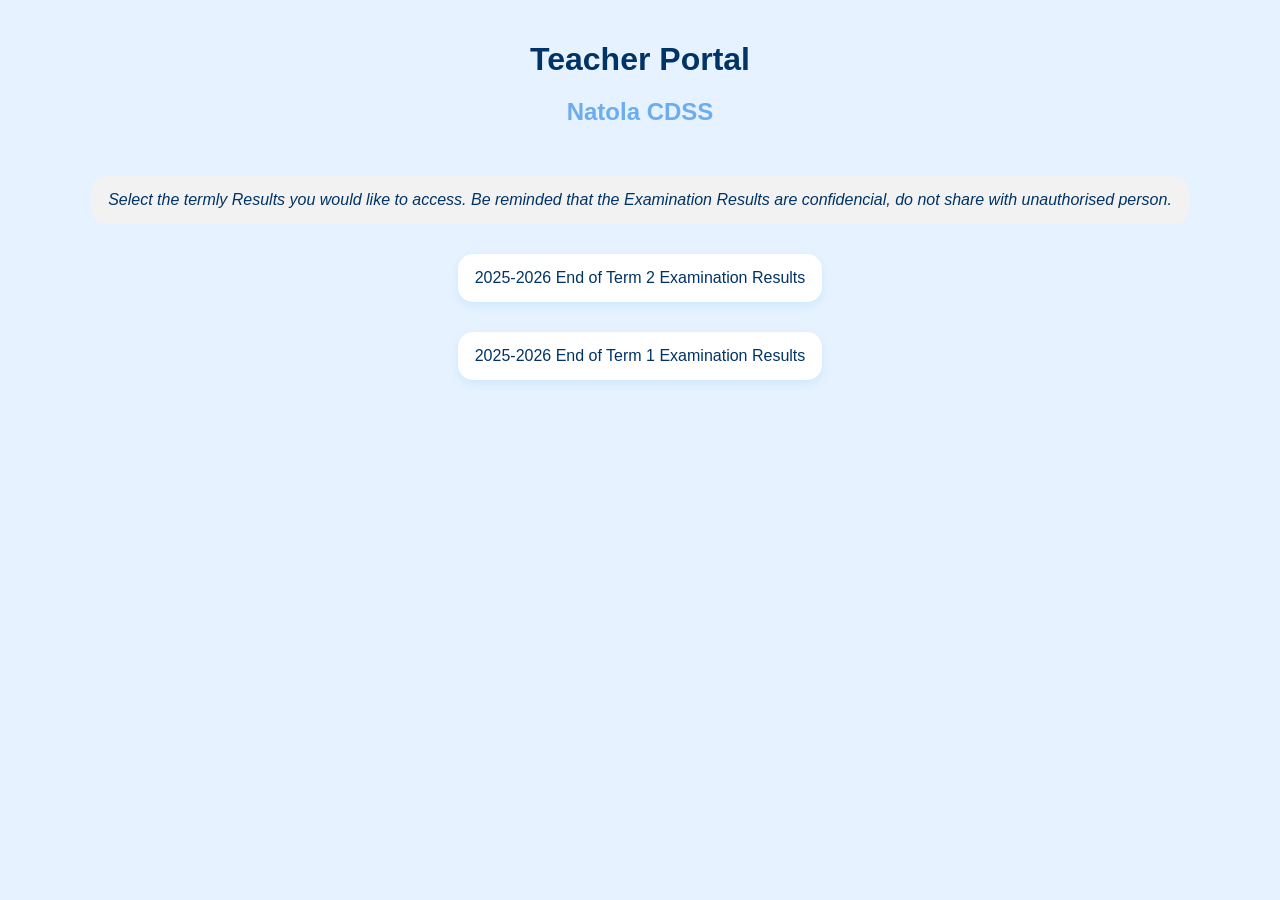
<file: tr_page.html>
<!DOCTYPE html>
<html lang="en">
<head>
<meta charset="UTF-8" />
<meta name="viewport" content="width=device-width, initial-scale=1" />
<title>Teacher Portal</title>
<link rel="icon" type="image/png" href="toplogo.png">
<style>
  body {
    font-family: Arial, sans-serif;
    background-color: #e6f2ff; /* light sky blue */
    color: #555555; /* dark gray text */
    margin: 0; 
    padding: 20px;
  }
  h1 {
    color: #003366; /* dark blue */
    margin-bottom: 5px;
  }
  h2{
    color:#6badef;
    margin-bottom: 50px;
  }
  .each_term{
    margin: auto;
    margin-bottom: 30px;
    background-color: #ffffff;
    width:fit-content;
    padding: 15px 17px;
    text-align: center;
    color: #003366;
    border-radius: 15px;
    box-shadow: 0 4px 10px rgba(77,184,255,.15);
  }
   .each_term:hover,
  .each_term:focus-within {
    cursor: pointer;
    box-shadow: 0 7px 15px #3ec2f6b3;
  }
  .notify{
    margin: auto;
    margin-bottom: 30px;
    background-color: #f2f2f2;
    width:fit-content;
    font-style: italic;
    color:#003366;
    padding: 15px 17px;
    text-align: center;
    border-radius: 15px;
  }
  
  @media (max-width: 720px) {
   
  }
</style>
</head>
<body>
<div class = "container_main">
      <h1 style="text-align: center;">Teacher Portal</h1>
      <h2 style="text-align: center;">Natola CDSS</h2>
    <div class = "notify">Select the termly Results you would like to access. 
        Be reminded that the Examination Results are confidencial, 
        do not share with unauthorised person.</div>
    <div class = "each_term" onclick="openResults(2)">2025-2026 End of Term 2 Examination Results</div>
    <div class = "each_term" onclick="openResults(1)">2025-2026 End of Term 1 Examination Results</div>
</div>
<script>
    function openResults (term_no){
        window.location.href = "tr_portal.html?tm="+term_no;
    }
</script>

</body>
</html>
</file>
<file: dash.css>
.element {
    background-color: darkblue;
    color: silver;
}

.element:hover {
    background-color: skyblue;
}

.header {
    background-color: darkblue;
    color: silver;
    padding: 20px;
    text-align: center;
}

.button {
    background-color: silver;
    border: none;
    color: darkblue;
    padding: 10px 20px;
    text-align: center;
    text-decoration: none;
    display: inline-block;
    margin: 4px 2px;
    cursor: pointer;
    transition: background-color 0.3s;
}

.button:hover {
    background-color: skyblue;
}
</file>
